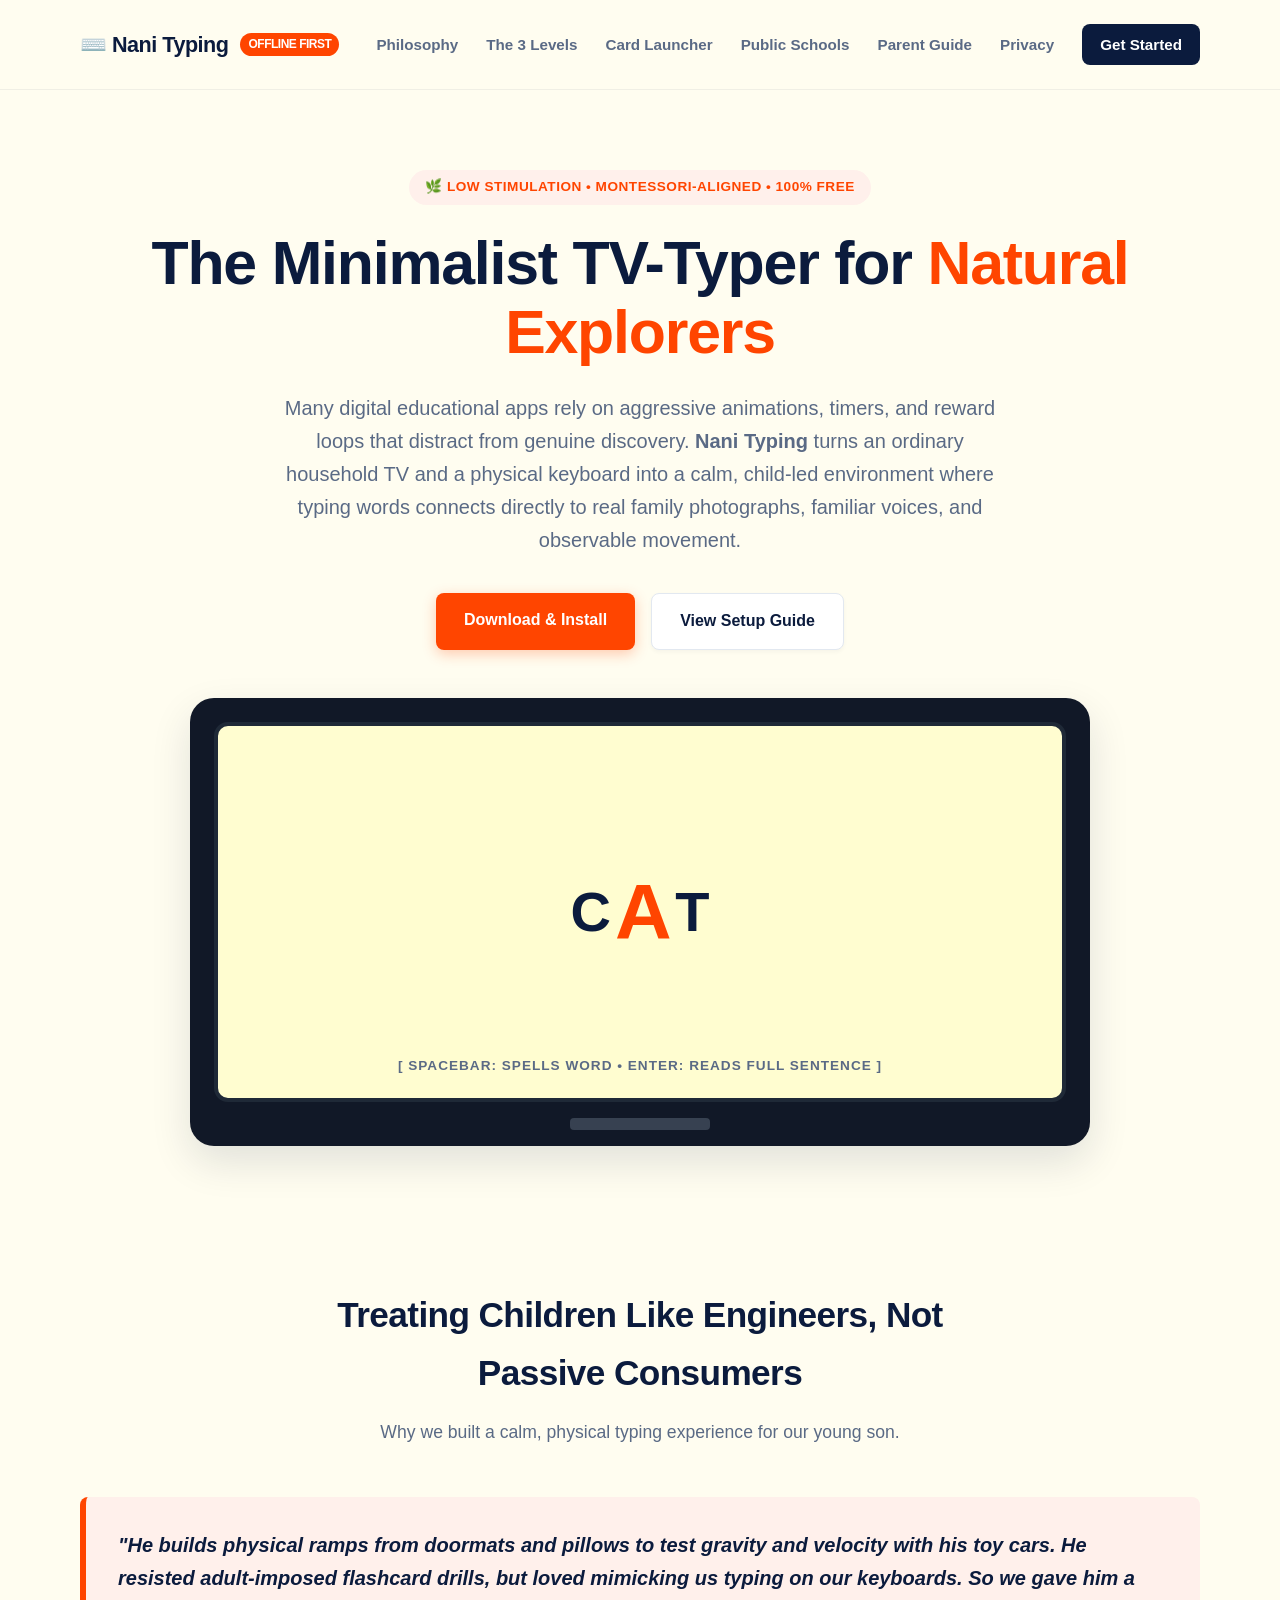
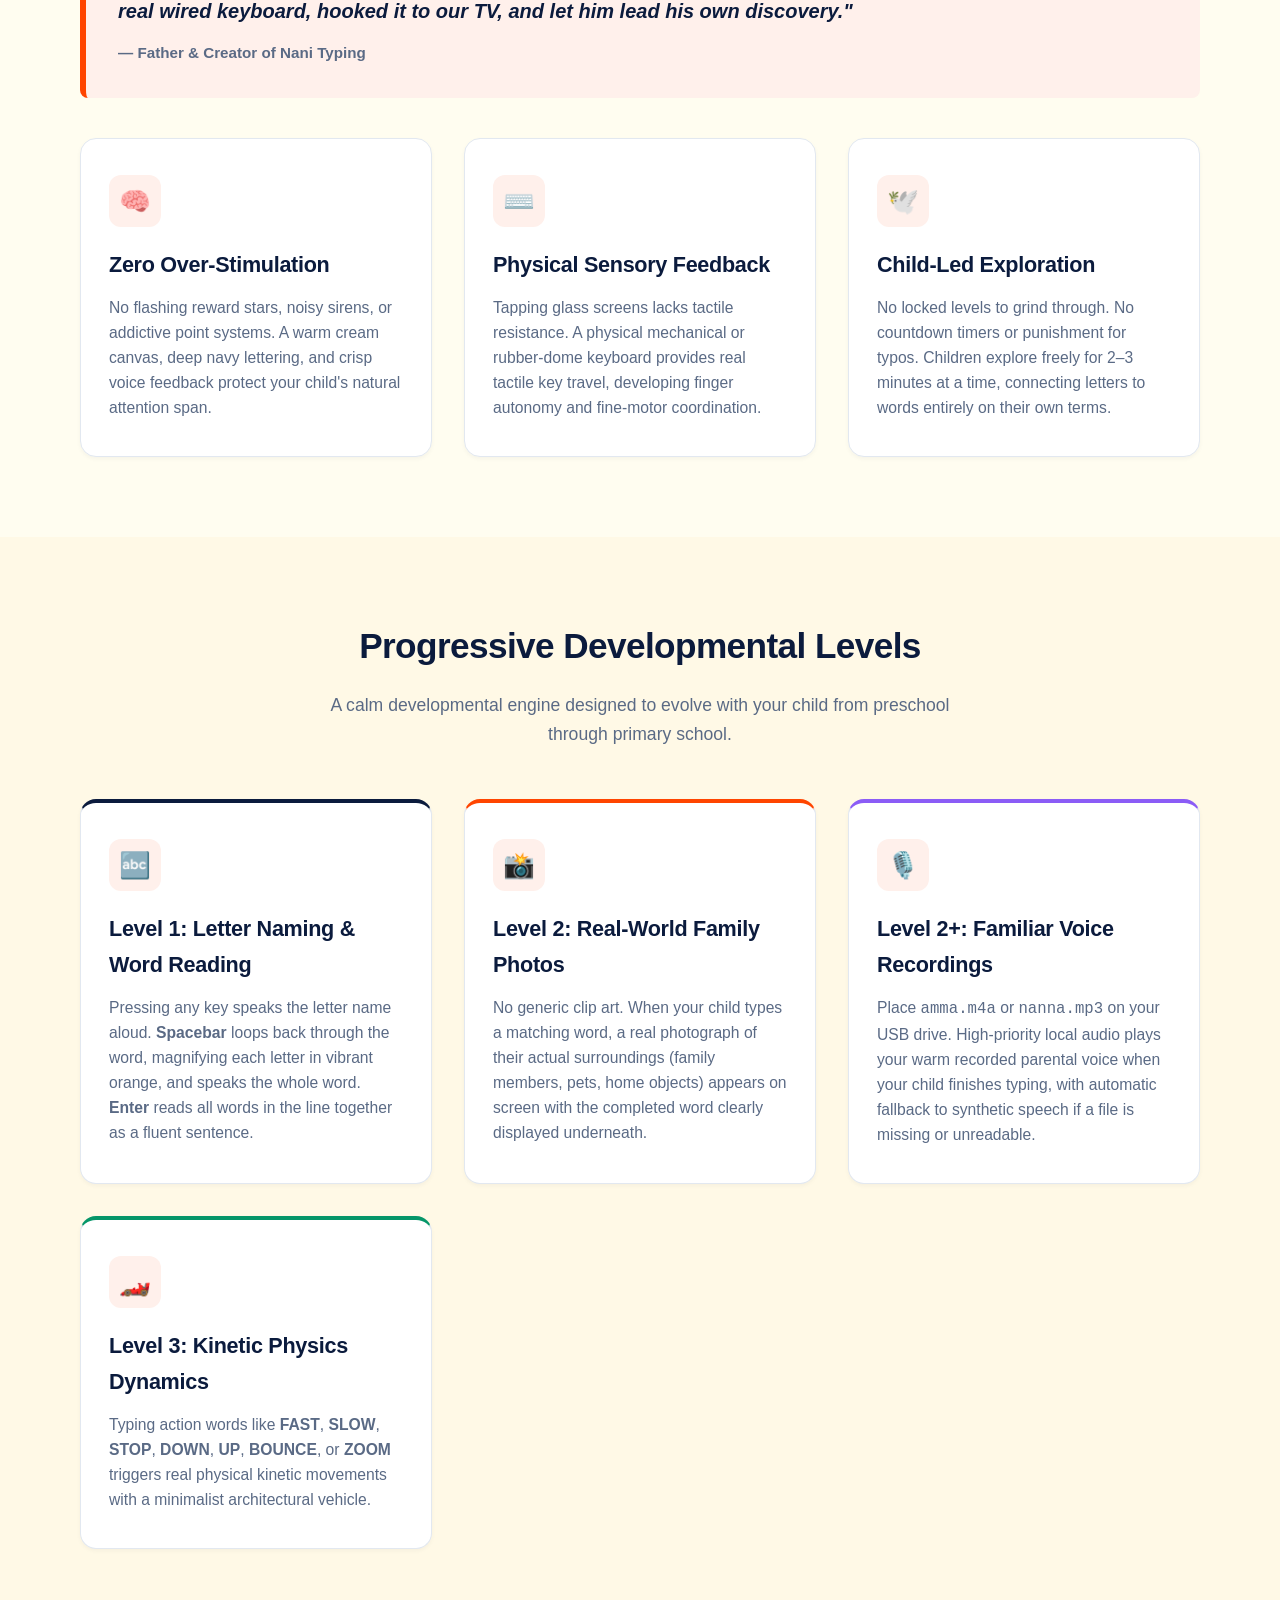
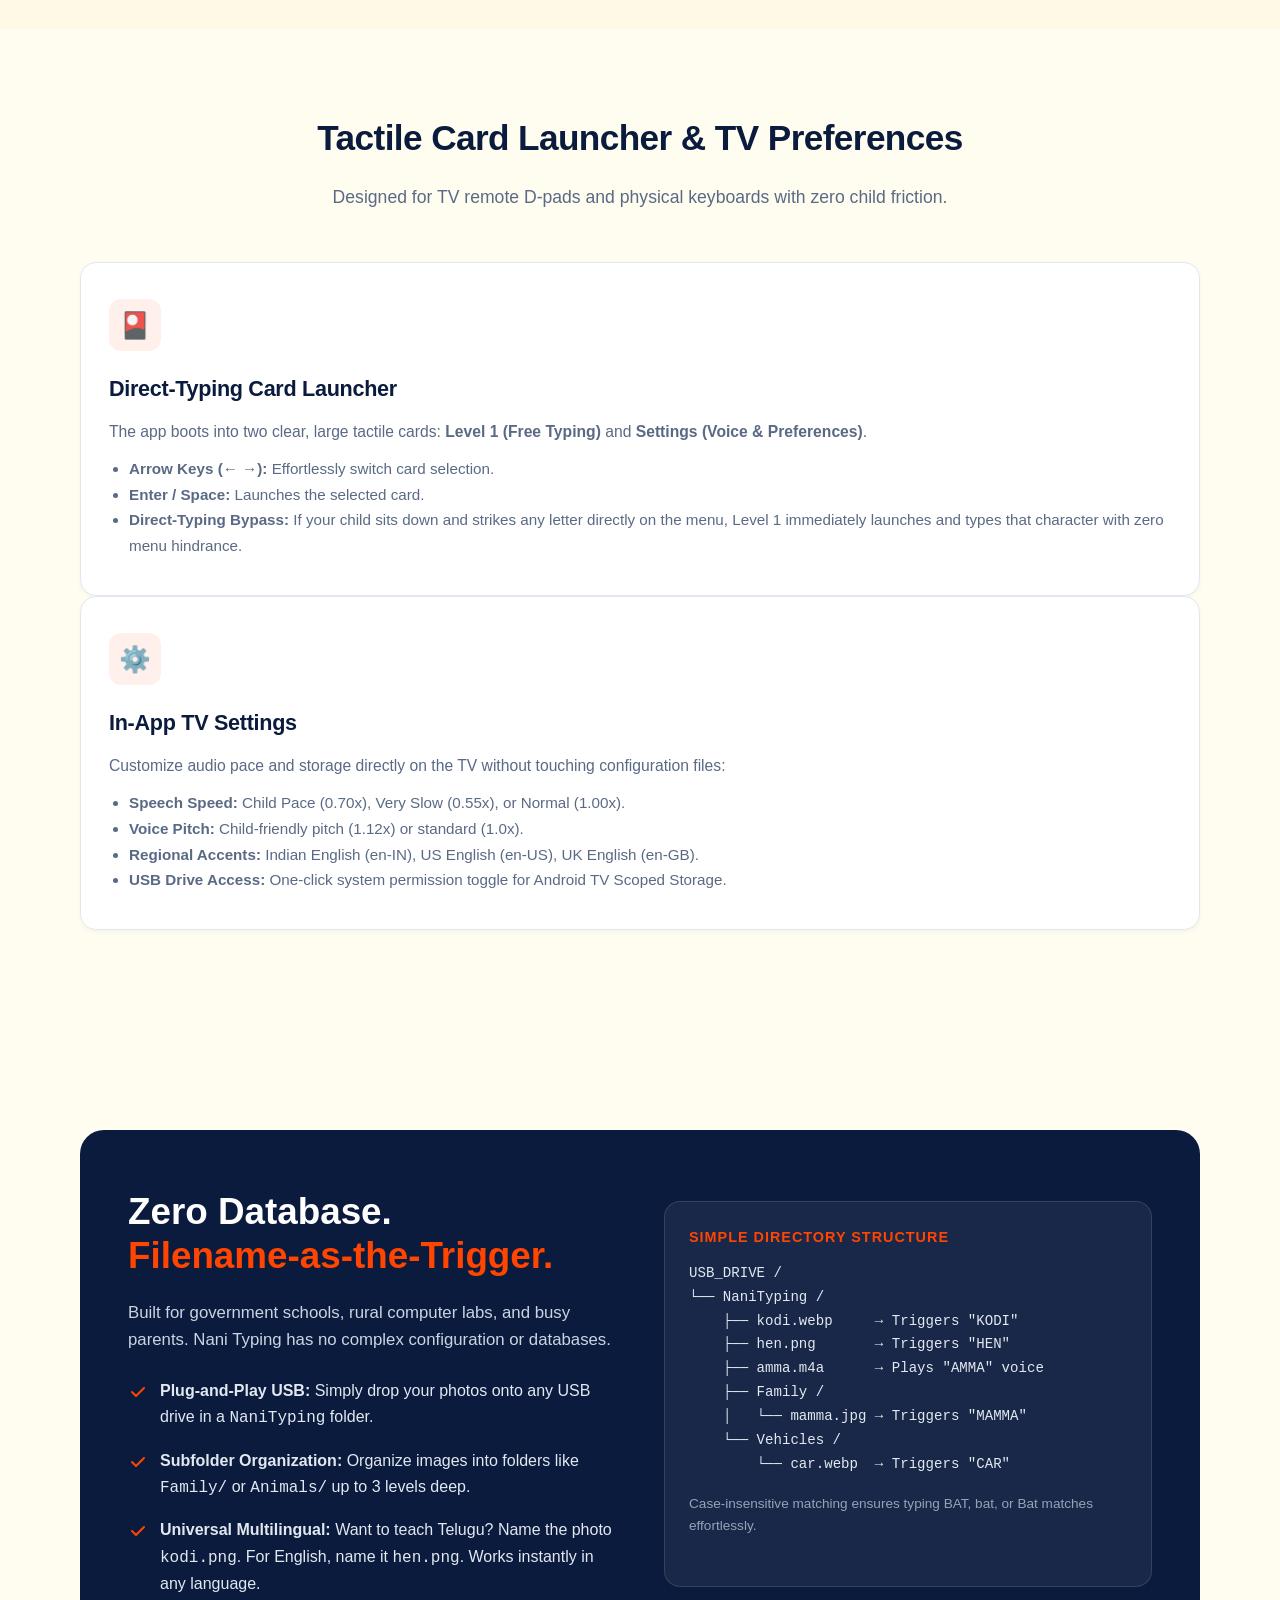
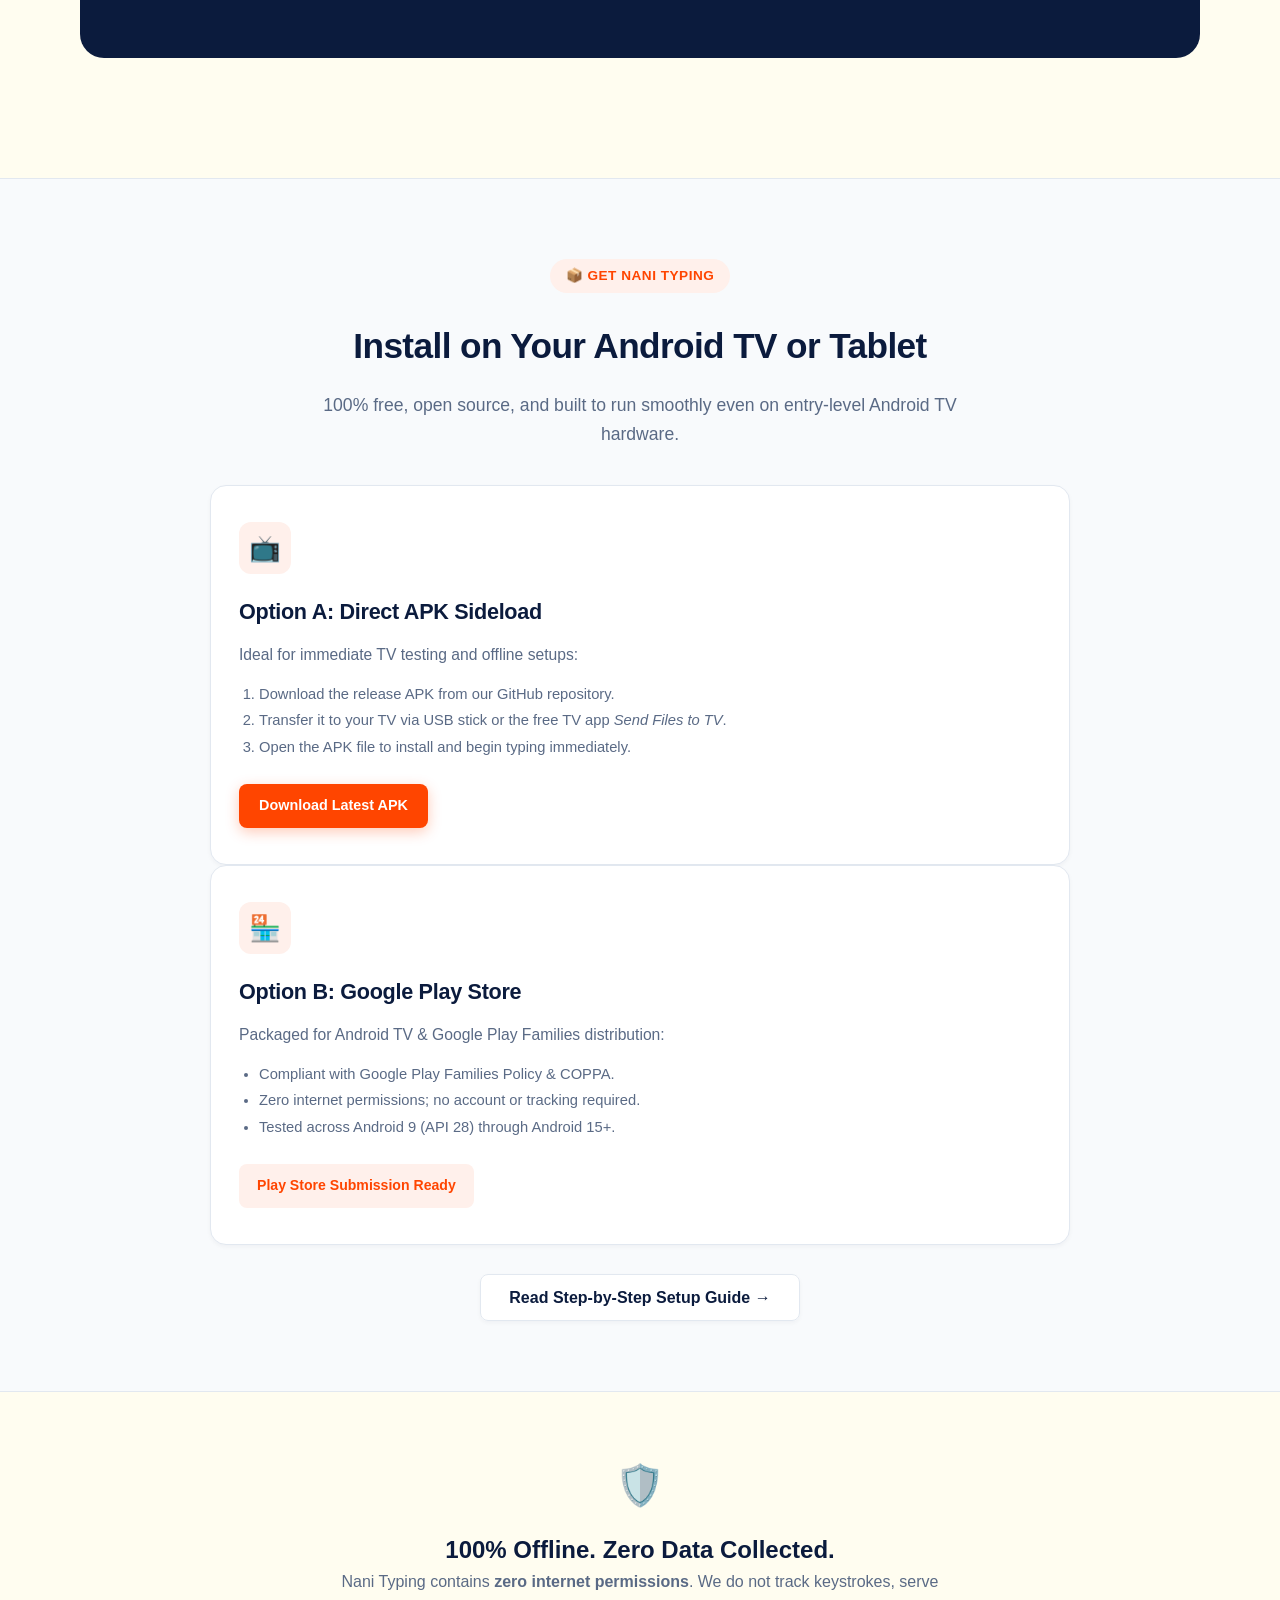
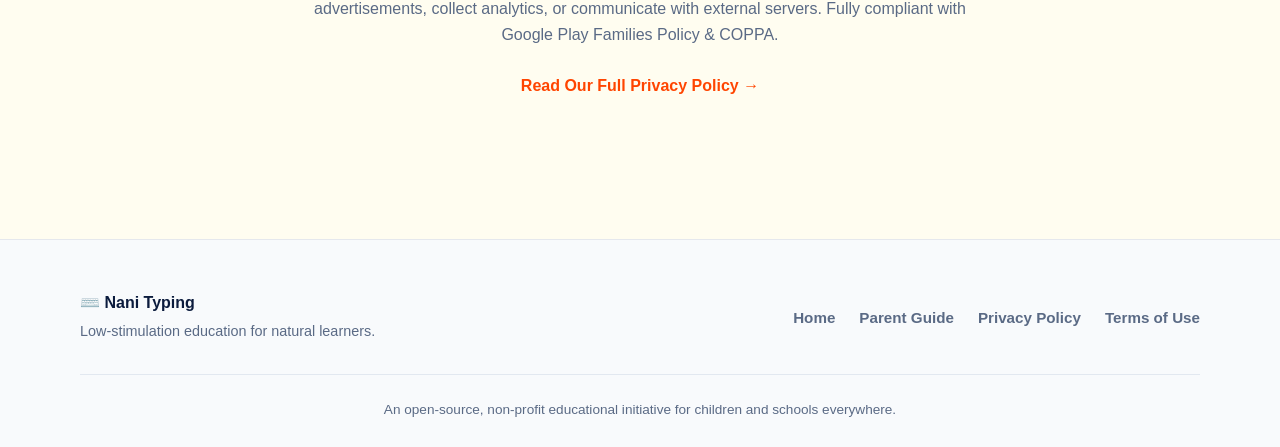
<file: docs/index.html>
<!DOCTYPE html>
<html lang="en">
<head>
  <meta charset="UTF-8">
  <meta name="viewport" content="width=device-width, initial-scale=1.0">
  <title>Nani Typing — The Minimalist TV-Typer for Young Explorers</title>
  <meta name="description" content="A low-stimulation, child-led phonetic typing terminal for Android TV and physical keyboards. Zero cartoons, zero ads, 100% offline.">
  <link rel="stylesheet" href="styles.css">
  <link rel="icon" href="data:image/svg+xml,<svg xmlns='http://www.w3.org/2000/svg' viewBox='0 0 100 100'><text y='.9em' font-size='90'>⌨️</text></svg>">
</head>
<body>

  <!-- Site Navigation -->
  <header class="site-header">
    <div class="container nav-wrap">
      <a href="index.html" class="brand">
        ⌨️ Nani Typing <span class="brand-badge">Offline First</span>
      </a>
      <nav class="main-nav">
        <a href="#philosophy">Philosophy</a>
        <a href="#features">The 3 Levels</a>
        <a href="#launcher">Card Launcher</a>
        <a href="#schools">Public Schools</a>
        <a href="guide.html">Parent Guide</a>
        <a href="privacy.html">Privacy</a>
        <a href="guide.html" class="btn-nav">Get Started</a>
      </nav>
    </div>
  </header>

  <!-- Hero Section -->
  <section class="hero">
    <div class="container">
      <div class="hero-pill">🌿 Low Stimulation • Montessori-Aligned • 100% Free</div>
      <h1>The Minimalist TV-Typer for <span class="highlight">Natural Explorers</span></h1>
      <p class="lead">
        Many digital educational apps rely on aggressive animations, timers, and reward loops that distract from genuine discovery. 
        <strong>Nani Typing</strong> turns an ordinary household TV and a physical keyboard into a calm, child-led environment where typing words connects directly to real family photographs, familiar voices, and observable movement.
      </p>

      <div class="hero-actions">
        <a href="#download" class="btn-primary">Download & Install</a>
        <a href="guide.html" class="btn-secondary">View Setup Guide</a>
      </div>

      <!-- TV Mockup Stage -->
      <div class="tv-stage">
        <div class="tv-screen">
          <div class="screen-text">
            <span class="screen-letter">C</span>
            <span class="screen-letter active">A</span>
            <span class="screen-letter">T</span>
          </div>
          <!-- Kinetic tactile indicator -->
          <div style="position: absolute; bottom: 20px; font-size: 0.85rem; color: #5A6A85; font-weight: 700; text-transform: uppercase; letter-spacing: 1px;">
            [ Spacebar: Spells Word • Enter: Reads Full Sentence ]
          </div>
        </div>
        <div class="tv-stand"></div>
      </div>
    </div>
  </section>

  <!-- Philosophy & Origin Story -->
  <section id="philosophy">
    <div class="container">
      <div class="section-head">
        <h2>Treating Children Like Engineers, Not Passive Consumers</h2>
        <p>Why we built a calm, physical typing experience for our young son.</p>
      </div>

      <div class="quote-box">
        <p>
          "He builds physical ramps from doormats and pillows to test gravity and velocity with his toy cars. 
          He resisted adult-imposed flashcard drills, but loved mimicking us typing on our keyboards. 
          So we gave him a real wired keyboard, hooked it to our TV, and let him lead his own discovery."
        </p>
        <cite>— Father & Creator of Nani Typing</cite>
      </div>

      <div class="grid-3">
        <div class="card">
          <div class="card-icon">🧠</div>
          <h3>Zero Over-Stimulation</h3>
          <p>
            No flashing reward stars, noisy sirens, or addictive point systems. A warm cream canvas, deep navy lettering, and crisp voice feedback protect your child's natural attention span.
          </p>
        </div>

        <div class="card">
          <div class="card-icon">⌨️</div>
          <h3>Physical Sensory Feedback</h3>
          <p>
            Tapping glass screens lacks tactile resistance. A physical mechanical or rubber-dome keyboard provides real tactile key travel, developing finger autonomy and fine-motor coordination.
          </p>
        </div>

        <div class="card">
          <div class="card-icon">🕊️</div>
          <h3>Child-Led Exploration</h3>
          <p>
            No locked levels to grind through. No countdown timers or punishment for typos. Children explore freely for 2–3 minutes at a time, connecting letters to words entirely on their own terms.
          </p>
        </div>
      </div>
    </div>
  </section>

  <!-- Progressive Learning Levels -->
  <section id="features" style="background: #FFF9E6;">
    <div class="container">
      <div class="section-head">
        <h2>Progressive Developmental Levels</h2>
        <p>A calm developmental engine designed to evolve with your child from preschool through primary school.</p>
      </div>

      <div class="grid-3">
        <div class="card" style="border-top: 4px solid var(--text-navy);">
          <div class="card-icon">🔤</div>
          <h3>Level 1: Letter Naming & Word Reading</h3>
          <p>
            Pressing any key speaks the letter name aloud. <strong>Spacebar</strong> loops back through the word, magnifying each letter in vibrant orange, and speaks the whole word. <strong>Enter</strong> reads all words in the line together as a fluent sentence.
          </p>
        </div>

        <div class="card" style="border-top: 4px solid var(--accent-orange);">
          <div class="card-icon">📸</div>
          <h3>Level 2: Real-World Family Photos</h3>
          <p>
            No generic clip art. When your child types a matching word, a real photograph of their actual surroundings (family members, pets, home objects) appears on screen with the completed word clearly displayed underneath.
          </p>
        </div>

        <div class="card" style="border-top: 4px solid #8B5CF6;">
          <div class="card-icon">🎙️</div>
          <h3>Level 2+: Familiar Voice Recordings</h3>
          <p>
            Place <code>amma.m4a</code> or <code>nanna.mp3</code> on your USB drive. High-priority local audio plays your warm recorded parental voice when your child finishes typing, with automatic fallback to synthetic speech if a file is missing or unreadable.
          </p>
        </div>

        <div class="card" style="border-top: 4px solid #059669;">
          <div class="card-icon">🏎️</div>
          <h3>Level 3: Kinetic Physics Dynamics</h3>
          <p>
            Typing action words like <strong>FAST</strong>, <strong>SLOW</strong>, <strong>STOP</strong>, <strong>DOWN</strong>, <strong>UP</strong>, <strong>BOUNCE</strong>, or <strong>ZOOM</strong> triggers real physical kinetic movements with a minimalist architectural vehicle.
          </p>
        </div>
      </div>
    </div>
  </section>

  <!-- Card Launcher & In-App TV Settings -->
  <section id="launcher">
    <div class="container">
      <div class="section-head">
        <h2>Tactile Card Launcher & TV Preferences</h2>
        <p>Designed for TV remote D-pads and physical keyboards with zero child friction.</p>
      </div>

      <div class="grid-2">
        <div class="card">
          <div class="card-icon">🎴</div>
          <h3>Direct-Typing Card Launcher</h3>
          <p>
            The app boots into two clear, large tactile cards: <strong>Level 1 (Free Typing)</strong> and <strong>Settings (Voice & Preferences)</strong>.
          </p>
          <ul style="padding-left: 20px; color: var(--text-muted); font-size: 0.95rem; margin-top: 12px; line-height: 1.7;">
            <li><strong>Arrow Keys (← →):</strong> Effortlessly switch card selection.</li>
            <li><strong>Enter / Space:</strong> Launches the selected card.</li>
            <li><strong>Direct-Typing Bypass:</strong> If your child sits down and strikes any letter directly on the menu, Level 1 immediately launches and types that character with zero menu hindrance.</li>
          </ul>
        </div>

        <div class="card">
          <div class="card-icon">⚙️</div>
          <h3>In-App TV Settings</h3>
          <p>
            Customize audio pace and storage directly on the TV without touching configuration files:
          </p>
          <ul style="padding-left: 20px; color: var(--text-muted); font-size: 0.95rem; margin-top: 12px; line-height: 1.7;">
            <li><strong>Speech Speed:</strong> Child Pace (0.70x), Very Slow (0.55x), or Normal (1.00x).</li>
            <li><strong>Voice Pitch:</strong> Child-friendly pitch (1.12x) or standard (1.0x).</li>
            <li><strong>Regional Accents:</strong> Indian English (en-IN), US English (en-US), UK English (en-GB).</li>
            <li><strong>USB Drive Access:</strong> One-click system permission toggle for Android TV Scoped Storage.</li>
          </ul>
        </div>
      </div>
    </div>
  </section>

  <!-- Public Schools & Zero-Maintenance Architecture -->
  <section id="schools">
    <div class="container">
      <div class="arch-box">
        <div>
          <h2>Zero Database.<br><span>Filename-as-the-Trigger.</span></h2>
          <p>
            Built for government schools, rural computer labs, and busy parents. Nani Typing has no complex configuration or databases.
          </p>
          <ul class="arch-points">
            <li>
              <svg width="20" height="20" fill="currentColor" viewBox="0 0 20 20"><path fill-rule="evenodd" d="M16.707 5.293a1 1 0 010 1.414l-8 8a1 1 0 01-1.414 0l-4-4a1 1 0 011.414-1.414L8 12.586l7.293-7.293a1 1 0 011.414 0z" clip-rule="evenodd"></path></svg>
              <span><strong>Plug-and-Play USB:</strong> Simply drop your photos onto any USB drive in a <code>NaniTyping</code> folder.</span>
            </li>
            <li>
              <svg width="20" height="20" fill="currentColor" viewBox="0 0 20 20"><path fill-rule="evenodd" d="M16.707 5.293a1 1 0 010 1.414l-8 8a1 1 0 01-1.414 0l-4-4a1 1 0 011.414-1.414L8 12.586l7.293-7.293a1 1 0 011.414 0z" clip-rule="evenodd"></path></svg>
              <span><strong>Subfolder Organization:</strong> Organize images into folders like <code>Family/</code> or <code>Animals/</code> up to 3 levels deep.</span>
            </li>
            <li>
              <svg width="20" height="20" fill="currentColor" viewBox="0 0 20 20"><path fill-rule="evenodd" d="M16.707 5.293a1 1 0 010 1.414l-8 8a1 1 0 01-1.414 0l-4-4a1 1 0 011.414-1.414L8 12.586l7.293-7.293a1 1 0 011.414 0z" clip-rule="evenodd"></path></svg>
              <span><strong>Universal Multilingual:</strong> Want to teach Telugu? Name the photo <code>kodi.png</code>. For English, name it <code>hen.png</code>. Works instantly in any language.</span>
            </li>
          </ul>
        </div>
        <div style="background: rgba(255,255,255,0.06); padding: 24px; border-radius: 16px; border: 1px solid rgba(255,255,255,0.12); max-width: 100%; overflow: hidden;">
          <h4 style="color: var(--accent-orange); font-size: 0.9rem; text-transform: uppercase; margin-bottom: 12px; letter-spacing: 1px;">Simple Directory Structure</h4>
          <pre style="color: #E2E8F0; font-family: monospace; font-size: 0.88rem; line-height: 1.7; overflow-x: auto; white-space: pre-wrap; word-break: break-word;">
USB_DRIVE /
└── NaniTyping /
    ├── kodi.webp     → Triggers "KODI"
    ├── hen.png       → Triggers "HEN"
    ├── amma.m4a      → Plays "AMMA" voice
    ├── Family /
    │   └── mamma.jpg → Triggers "MAMMA"
    └── Vehicles /
        └── car.webp  → Triggers "CAR"</pre>
          <p style="font-size: 0.85rem; color: #94A3B8; margin-top: 16px;">
            Case-insensitive matching ensures typing BAT, bat, or Bat matches effortlessly.
          </p>
        </div>
      </div>
    </div>
  </section>

  <!-- Download & Installation Section -->
  <section id="download" style="background: #F8FAFC; border-top: 1px solid var(--border-subtle); border-bottom: 1px solid var(--border-subtle);">
    <div class="container" style="max-width: 860px;">
      <div class="section-head" style="margin-bottom: 36px;">
        <div class="hero-pill">📦 Get Nani Typing</div>
        <h2>Install on Your Android TV or Tablet</h2>
        <p>100% free, open source, and built to run smoothly even on entry-level Android TV hardware.</p>
      </div>

      <div class="grid-2" style="text-align: left; margin-bottom: 40px;">
        <div class="card">
          <div class="card-icon">📺</div>
          <h3>Option A: Direct APK Sideload</h3>
          <p style="margin-bottom: 14px;">Ideal for immediate TV testing and offline setups:</p>
          <ol style="padding-left: 20px; font-size: 0.92rem; color: var(--text-muted); line-height: 1.8;">
            <li>Download the release APK from our GitHub repository.</li>
            <li>Transfer it to your TV via USB stick or the free TV app <em>Send Files to TV</em>.</li>
            <li>Open the APK file to install and begin typing immediately.</li>
          </ol>
          <div style="margin-top: 24px;">
            <a href="https://github.com/anilkumarkatam/Nanitying1/releases" class="btn-primary" style="display: inline-block; font-size: 0.9rem; padding: 10px 20px;">Download Latest APK</a>
          </div>
        </div>

        <div class="card">
          <div class="card-icon">🏪</div>
          <h3>Option B: Google Play Store</h3>
          <p style="margin-bottom: 14px;">Packaged for Android TV & Google Play Families distribution:</p>
          <ul style="padding-left: 20px; font-size: 0.92rem; color: var(--text-muted); line-height: 1.8;">
            <li>Compliant with Google Play Families Policy & COPPA.</li>
            <li>Zero internet permissions; no account or tracking required.</li>
            <li>Tested across Android 9 (API 28) through Android 15+.</li>
          </ul>
          <div style="margin-top: 24px;">
            <span style="display: inline-block; padding: 10px 18px; background: var(--accent-orange-soft); color: var(--accent-orange); border-radius: var(--radius-sm); font-weight: 700; font-size: 0.88rem;">
              Play Store Submission Ready
            </span>
          </div>
        </div>
      </div>

      <div style="text-align: center;">
        <a href="guide.html" class="btn-secondary">Read Step-by-Step Setup Guide &rarr;</a>
      </div>
    </div>
  </section>

  <!-- Privacy & Trust -->
  <section style="text-align: center; padding: 60px 0;">
    <div class="container" style="max-width: 680px;">
      <div style="font-size: 2.5rem; margin-bottom: 12px;">🛡️</div>
      <h2>100% Offline. Zero Data Collected.</h2>
      <p style="color: var(--text-muted); margin-bottom: 24px;">
        Nani Typing contains <strong>zero internet permissions</strong>. We do not track keystrokes, serve advertisements, collect analytics, or communicate with external servers. Fully compliant with Google Play Families Policy & COPPA.
      </p>
      <a href="privacy.html" style="color: var(--accent-orange); font-weight: 700; text-decoration: none;">Read Our Full Privacy Policy &rarr;</a>
    </div>
  </section>

  <!-- Site Footer -->
  <footer class="site-footer">
    <div class="container">
      <div class="footer-wrap">
        <div>
          <strong>⌨️ Nani Typing</strong>
          <p style="font-size: 0.9rem; color: var(--text-muted); margin-top: 4px;">Low-stimulation education for natural learners.</p>
        </div>
        <div class="footer-links">
          <a href="index.html">Home</a>
          <a href="guide.html">Parent Guide</a>
          <a href="privacy.html">Privacy Policy</a>
          <a href="terms.html">Terms of Use</a>
        </div>
      </div>
      <div class="footer-copy">
        An open-source, non-profit educational initiative for children and schools everywhere.
      </div>
    </div>
  </footer>

</body>
</html>
</file>
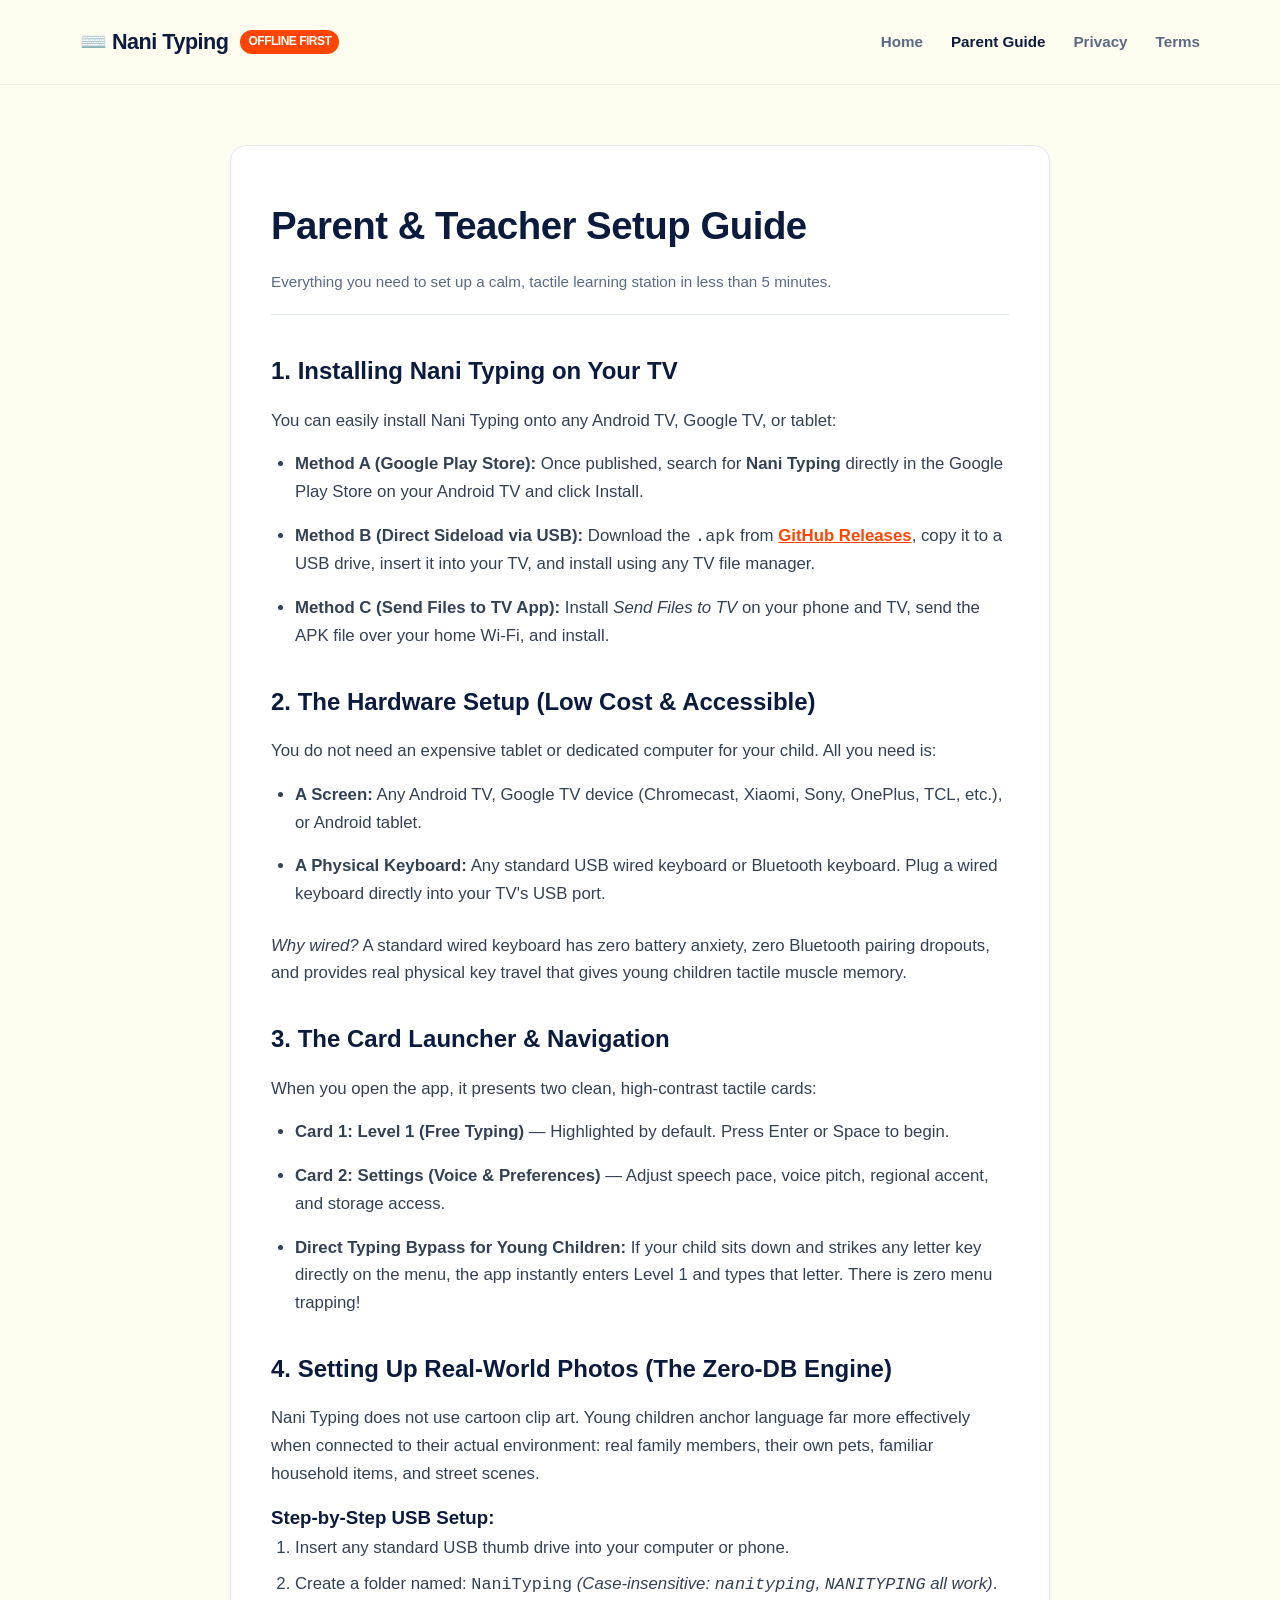
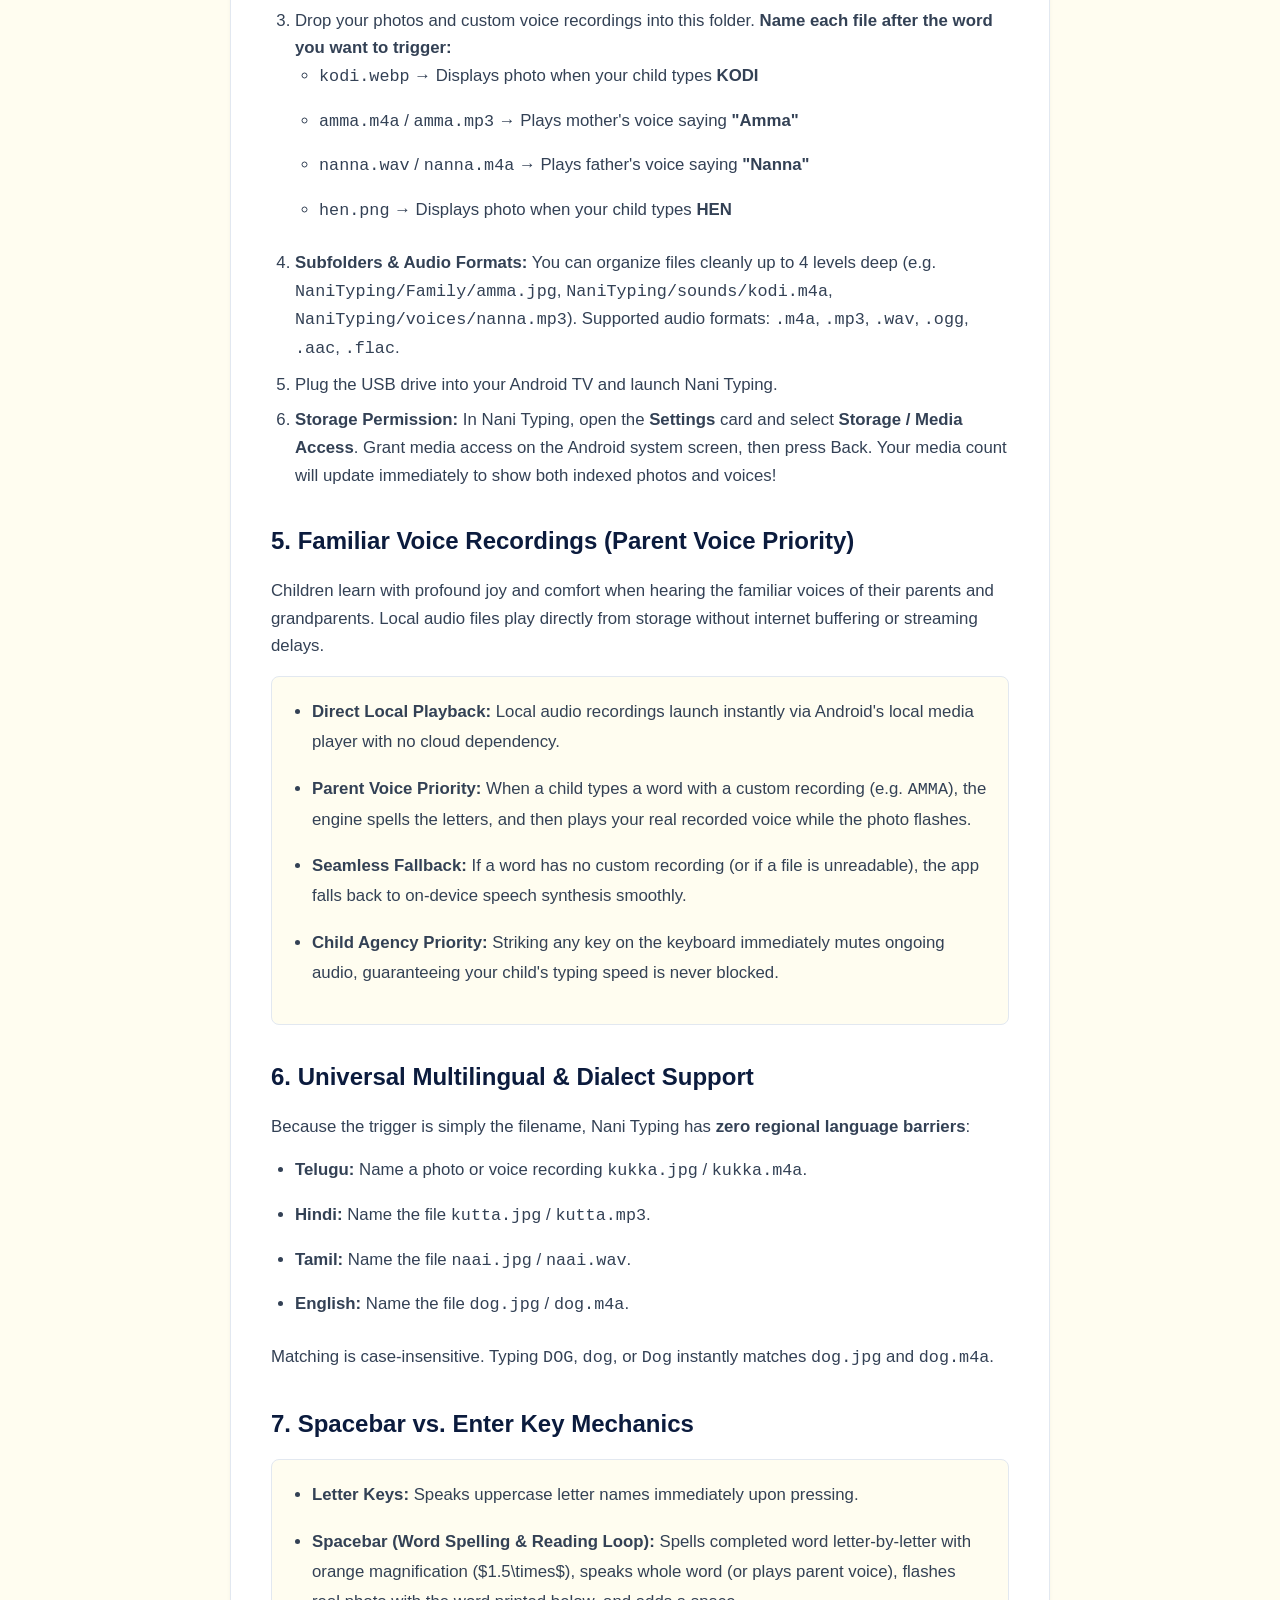
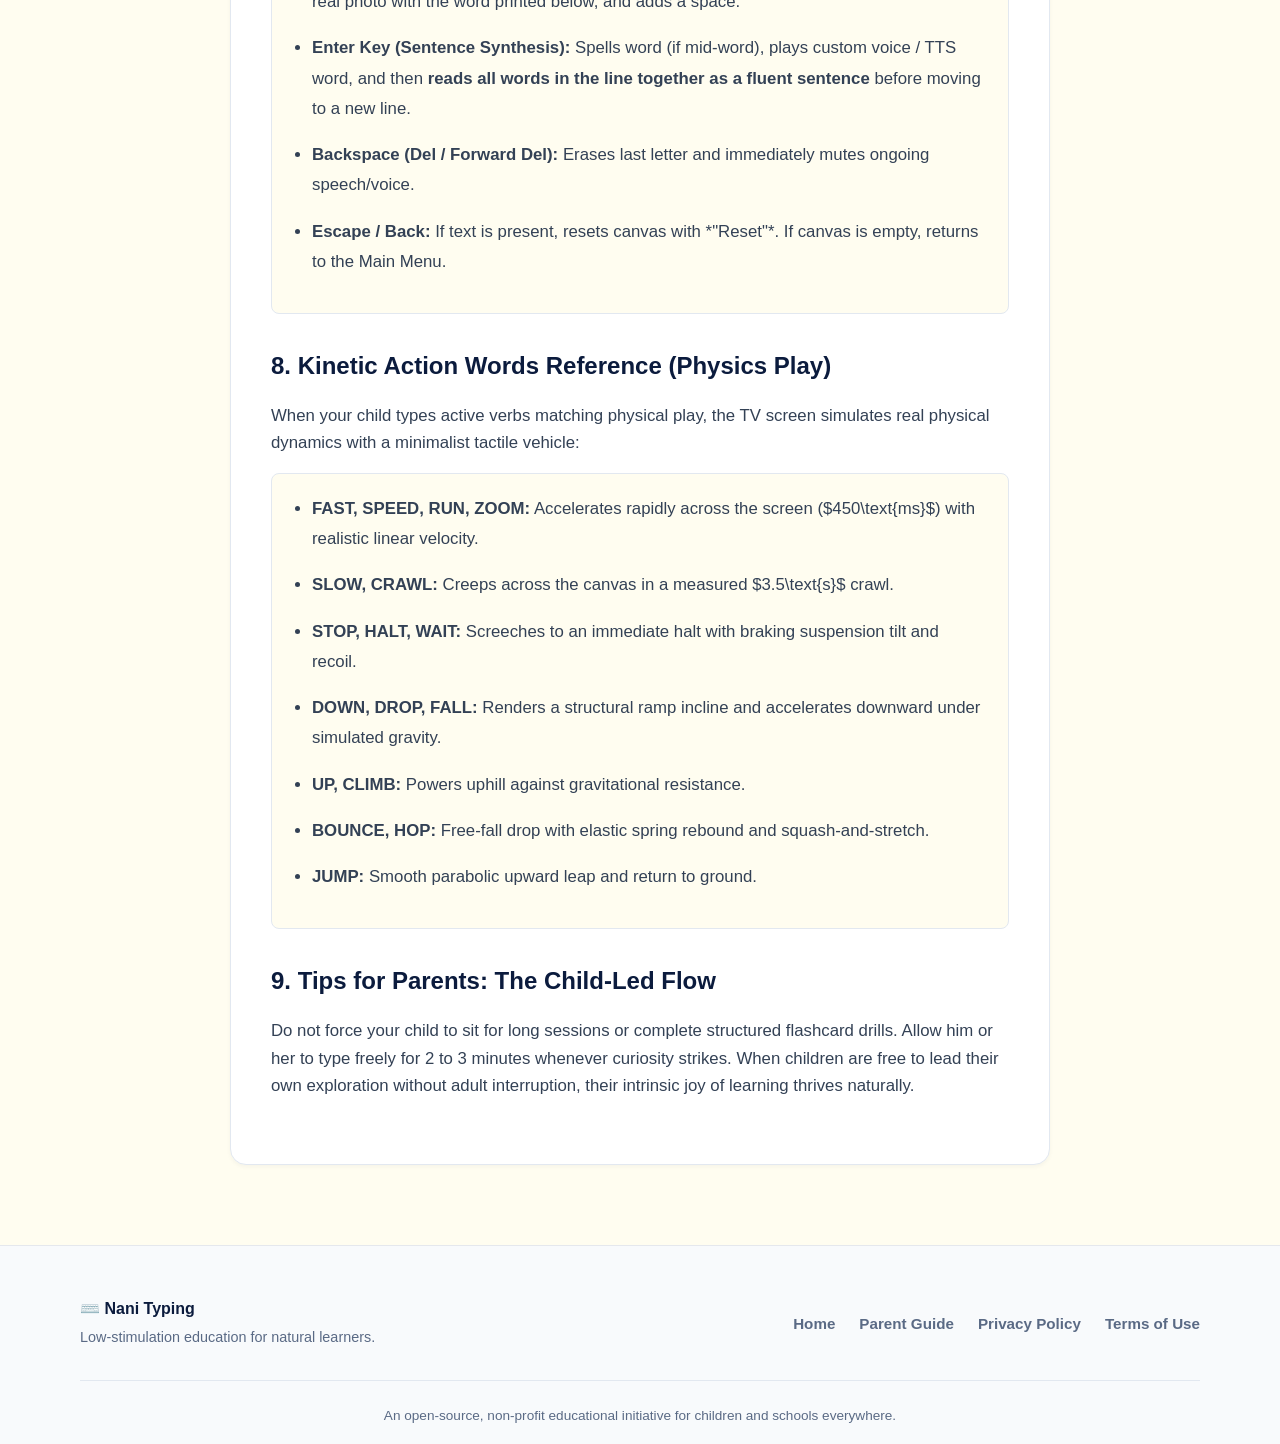
<file: docs/guide.html>
<!DOCTYPE html>
<html lang="en">
<head>
  <meta charset="UTF-8">
  <meta name="viewport" content="width=device-width, initial-scale=1.0">
  <title>Parent & Teacher Guide — Nani Typing</title>
  <meta name="description" content="Step-by-step instructions for parents and teachers on setting up custom photos, multilingual learning, and physical keyboards with Nani Typing.">
  <link rel="stylesheet" href="styles.css">
  <link rel="icon" href="data:image/svg+xml,<svg xmlns='http://www.w3.org/2000/svg' viewBox='0 0 100 100'><text y='.9em' font-size='90'>⌨️</text></svg>">
</head>
<body>

  <!-- Site Navigation -->
  <header class="site-header">
    <div class="container nav-wrap">
      <a href="index.html" class="brand">
        ⌨️ Nani Typing <span class="brand-badge">Offline First</span>
      </a>
      <nav class="main-nav">
        <a href="index.html">Home</a>
        <a href="guide.html" class="active">Parent Guide</a>
        <a href="privacy.html">Privacy</a>
        <a href="terms.html">Terms</a>
      </nav>
    </div>
  </header>

  <main class="container">
    <article class="legal-content">
      <h1>Parent & Teacher Setup Guide</h1>
      <p class="meta">Everything you need to set up a calm, tactile learning station in less than 5 minutes.</p>

      <h2>1. Installing Nani Typing on Your TV</h2>
      <p>
        You can easily install Nani Typing onto any Android TV, Google TV, or tablet:
      </p>
      <ul>
        <li><strong>Method A (Google Play Store):</strong> Once published, search for <strong>Nani Typing</strong> directly in the Google Play Store on your Android TV and click Install.</li>
        <li><strong>Method B (Direct Sideload via USB):</strong> Download the <code>.apk</code> from <a href="https://github.com/anilkumarkatam/Nanitying1/releases" style="color: var(--accent-orange); font-weight: 700;">GitHub Releases</a>, copy it to a USB drive, insert it into your TV, and install using any TV file manager.</li>
        <li><strong>Method C (Send Files to TV App):</strong> Install <em>Send Files to TV</em> on your phone and TV, send the APK file over your home Wi-Fi, and install.</li>
      </ul>

      <h2>2. The Hardware Setup (Low Cost & Accessible)</h2>
      <p>
        You do not need an expensive tablet or dedicated computer for your child. All you need is:
      </p>
      <ul>
        <li><strong>A Screen:</strong> Any Android TV, Google TV device (Chromecast, Xiaomi, Sony, OnePlus, TCL, etc.), or Android tablet.</li>
        <li><strong>A Physical Keyboard:</strong> Any standard USB wired keyboard or Bluetooth keyboard. Plug a wired keyboard directly into your TV's USB port.</li>
      </ul>
      <p>
        <em>Why wired?</em> A standard wired keyboard has zero battery anxiety, zero Bluetooth pairing dropouts, and provides real physical key travel that gives young children tactile muscle memory.
      </p>

      <h2>3. The Card Launcher & Navigation</h2>
      <p>
        When you open the app, it presents two clean, high-contrast tactile cards:
      </p>
      <ul>
        <li><strong>Card 1: Level 1 (Free Typing)</strong> — Highlighted by default. Press Enter or Space to begin.</li>
        <li><strong>Card 2: Settings (Voice & Preferences)</strong> — Adjust speech pace, voice pitch, regional accent, and storage access.</li>
        <li><strong>Direct Typing Bypass for Young Children:</strong> If your child sits down and strikes any letter key directly on the menu, the app instantly enters Level 1 and types that letter. There is zero menu trapping!</li>
      </ul>

      <h2>4. Setting Up Real-World Photos (The Zero-DB Engine)</h2>
      <p>
        Nani Typing does not use cartoon clip art. Young children anchor language far more effectively when connected to their actual environment: real family members, their own pets, familiar household items, and street scenes.
      </p>

      <h3>Step-by-Step USB Setup:</h3>
      <ol style="padding-left: 24px; margin-bottom: 24px;">
        <li style="margin-bottom: 8px;">Insert any standard USB thumb drive into your computer or phone.</li>
        <li style="margin-bottom: 8px;">Create a folder named: <code>NaniTyping</code> <em>(Case-insensitive: <code>nanityping</code>, <code>NANITYPING</code> all work)</em>.</li>
        <li style="margin-bottom: 8px;">
          Drop your photos and custom voice recordings into this folder. <strong>Name each file after the word you want to trigger:</strong>
          <ul>
            <li><code>kodi.webp</code> &rarr; Displays photo when your child types <strong>KODI</strong></li>
            <li><code>amma.m4a</code> / <code>amma.mp3</code> &rarr; Plays mother's voice saying <strong>"Amma"</strong></li>
            <li><code>nanna.wav</code> / <code>nanna.m4a</code> &rarr; Plays father's voice saying <strong>"Nanna"</strong></li>
            <li><code>hen.png</code> &rarr; Displays photo when your child types <strong>HEN</strong></li>
          </ul>
        </li>
        <li style="margin-bottom: 8px;">
          <strong>Subfolders & Audio Formats:</strong> You can organize files cleanly up to 4 levels deep (e.g. <code>NaniTyping/Family/amma.jpg</code>, <code>NaniTyping/sounds/kodi.m4a</code>, <code>NaniTyping/voices/nanna.mp3</code>). Supported audio formats: <code>.m4a</code>, <code>.mp3</code>, <code>.wav</code>, <code>.ogg</code>, <code>.aac</code>, <code>.flac</code>.
        </li>
        <li style="margin-bottom: 8px;">Plug the USB drive into your Android TV and launch Nani Typing.</li>
        <li style="margin-bottom: 8px;">
          <strong>Storage Permission:</strong>
          In Nani Typing, open the <strong>Settings</strong> card and select <strong>Storage / Media Access</strong>. 
          Grant media access on the Android system screen, then press Back. 
          Your media count will update immediately to show both indexed photos and voices!
        </li>
      </ol>

      <h2>5. Familiar Voice Recordings (Parent Voice Priority)</h2>
      <p>
        Children learn with profound joy and comfort when hearing the familiar voices of their parents and grandparents. 
        Local audio files play directly from storage without internet buffering or streaming delays.
      </p>
      <div style="background: var(--bg-cream); border: 1px solid var(--border-subtle); border-radius: var(--radius-sm); padding: 20px; margin-bottom: 24px;">
        <ul style="margin: 0; padding-left: 20px; line-height: 1.8;">
          <li><strong>Direct Local Playback:</strong> Local audio recordings launch instantly via Android's local media player with no cloud dependency.</li>
          <li><strong>Parent Voice Priority:</strong> When a child types a word with a custom recording (e.g. <code>AMMA</code>), the engine spells the letters, and then plays your real recorded voice while the photo flashes.</li>
          <li><strong>Seamless Fallback:</strong> If a word has no custom recording (or if a file is unreadable), the app falls back to on-device speech synthesis smoothly.</li>
          <li><strong>Child Agency Priority:</strong> Striking any key on the keyboard immediately mutes ongoing audio, guaranteeing your child's typing speed is never blocked.</li>
        </ul>
      </div>

      <h2>6. Universal Multilingual & Dialect Support</h2>
      <p>
        Because the trigger is simply the filename, Nani Typing has <strong>zero regional language barriers</strong>:
      </p>
      <ul>
        <li><strong>Telugu:</strong> Name a photo or voice recording <code>kukka.jpg</code> / <code>kukka.m4a</code>.</li>
        <li><strong>Hindi:</strong> Name the file <code>kutta.jpg</code> / <code>kutta.mp3</code>.</li>
        <li><strong>Tamil:</strong> Name the file <code>naai.jpg</code> / <code>naai.wav</code>.</li>
        <li><strong>English:</strong> Name the file <code>dog.jpg</code> / <code>dog.m4a</code>.</li>
      </ul>
      <p>
        Matching is case-insensitive. Typing <code>DOG</code>, <code>dog</code>, or <code>Dog</code> instantly matches <code>dog.jpg</code> and <code>dog.m4a</code>.
      </p>

      <h2>7. Spacebar vs. Enter Key Mechanics</h2>
      <div style="background: var(--bg-cream); border: 1px solid var(--border-subtle); border-radius: var(--radius-sm); padding: 20px; margin-bottom: 24px;">
        <ul style="margin: 0; padding-left: 20px; line-height: 1.8;">
          <li><strong>Letter Keys:</strong> Speaks uppercase letter names immediately upon pressing.</li>
          <li><strong>Spacebar (Word Spelling & Reading Loop):</strong> Spells completed word letter-by-letter with orange magnification ($1.5\times$), speaks whole word (or plays parent voice), flashes real photo with the word printed below, and adds a space.</li>
          <li><strong>Enter Key (Sentence Synthesis):</strong> Spells word (if mid-word), plays custom voice / TTS word, and then <strong>reads all words in the line together as a fluent sentence</strong> before moving to a new line.</li>
          <li><strong>Backspace (Del / Forward Del):</strong> Erases last letter and immediately mutes ongoing speech/voice.</li>
          <li><strong>Escape / Back:</strong> If text is present, resets canvas with *"Reset"*. If canvas is empty, returns to the Main Menu.</li>
        </ul>
      </div>

      <h2>8. Kinetic Action Words Reference (Physics Play)</h2>
      <p>
        When your child types active verbs matching physical play, the TV screen simulates real physical dynamics with a minimalist tactile vehicle:
      </p>
      <div style="background: var(--bg-cream); border: 1px solid var(--border-subtle); border-radius: var(--radius-sm); padding: 20px; margin-bottom: 24px;">
        <ul style="margin: 0; padding-left: 20px; line-height: 1.8;">
          <li><strong>FAST, SPEED, RUN, ZOOM:</strong> Accelerates rapidly across the screen ($450\text{ms}$) with realistic linear velocity.</li>
          <li><strong>SLOW, CRAWL:</strong> Creeps across the canvas in a measured $3.5\text{s}$ crawl.</li>
          <li><strong>STOP, HALT, WAIT:</strong> Screeches to an immediate halt with braking suspension tilt and recoil.</li>
          <li><strong>DOWN, DROP, FALL:</strong> Renders a structural ramp incline and accelerates downward under simulated gravity.</li>
          <li><strong>UP, CLIMB:</strong> Powers uphill against gravitational resistance.</li>
          <li><strong>BOUNCE, HOP:</strong> Free-fall drop with elastic spring rebound and squash-and-stretch.</li>
          <li><strong>JUMP:</strong> Smooth parabolic upward leap and return to ground.</li>
        </ul>
      </div>

      <h2>9. Tips for Parents: The Child-Led Flow</h2>
      <p>
        Do not force your child to sit for long sessions or complete structured flashcard drills. 
        Allow him or her to type freely for 2 to 3 minutes whenever curiosity strikes. 
        When children are free to lead their own exploration without adult interruption, their intrinsic joy of learning thrives naturally.
      </p>
    </article>
  </main>

  <!-- Site Footer -->
  <footer class="site-footer">
    <div class="container">
      <div class="footer-wrap">
        <div>
          <strong>⌨️ Nani Typing</strong>
          <p style="font-size: 0.9rem; color: var(--text-muted); margin-top: 4px;">Low-stimulation education for natural learners.</p>
        </div>
        <div class="footer-links">
          <a href="index.html">Home</a>
          <a href="guide.html">Parent Guide</a>
          <a href="privacy.html">Privacy Policy</a>
          <a href="terms.html">Terms of Use</a>
        </div>
      </div>
      <div class="footer-copy">
        An open-source, non-profit educational initiative for children and schools everywhere.
      </div>
    </div>
  </footer>

</body>
</html>
</file>
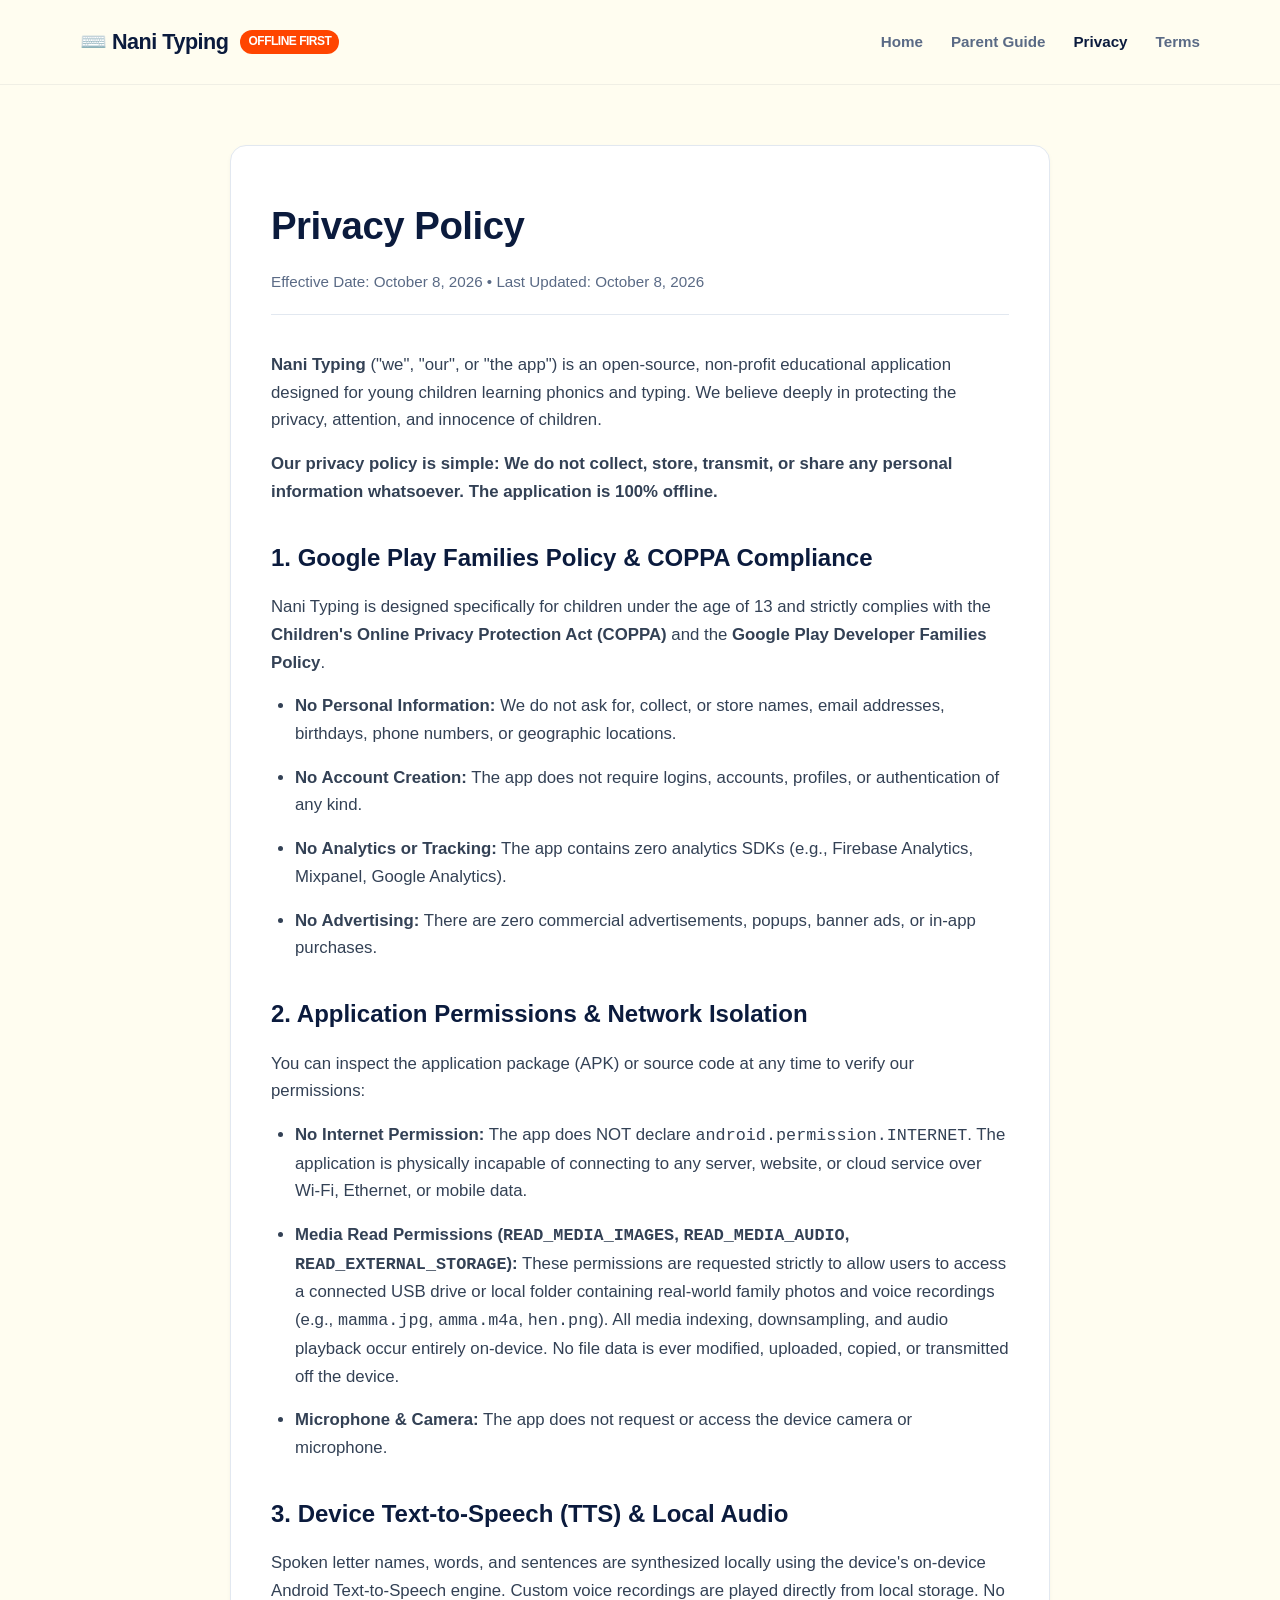
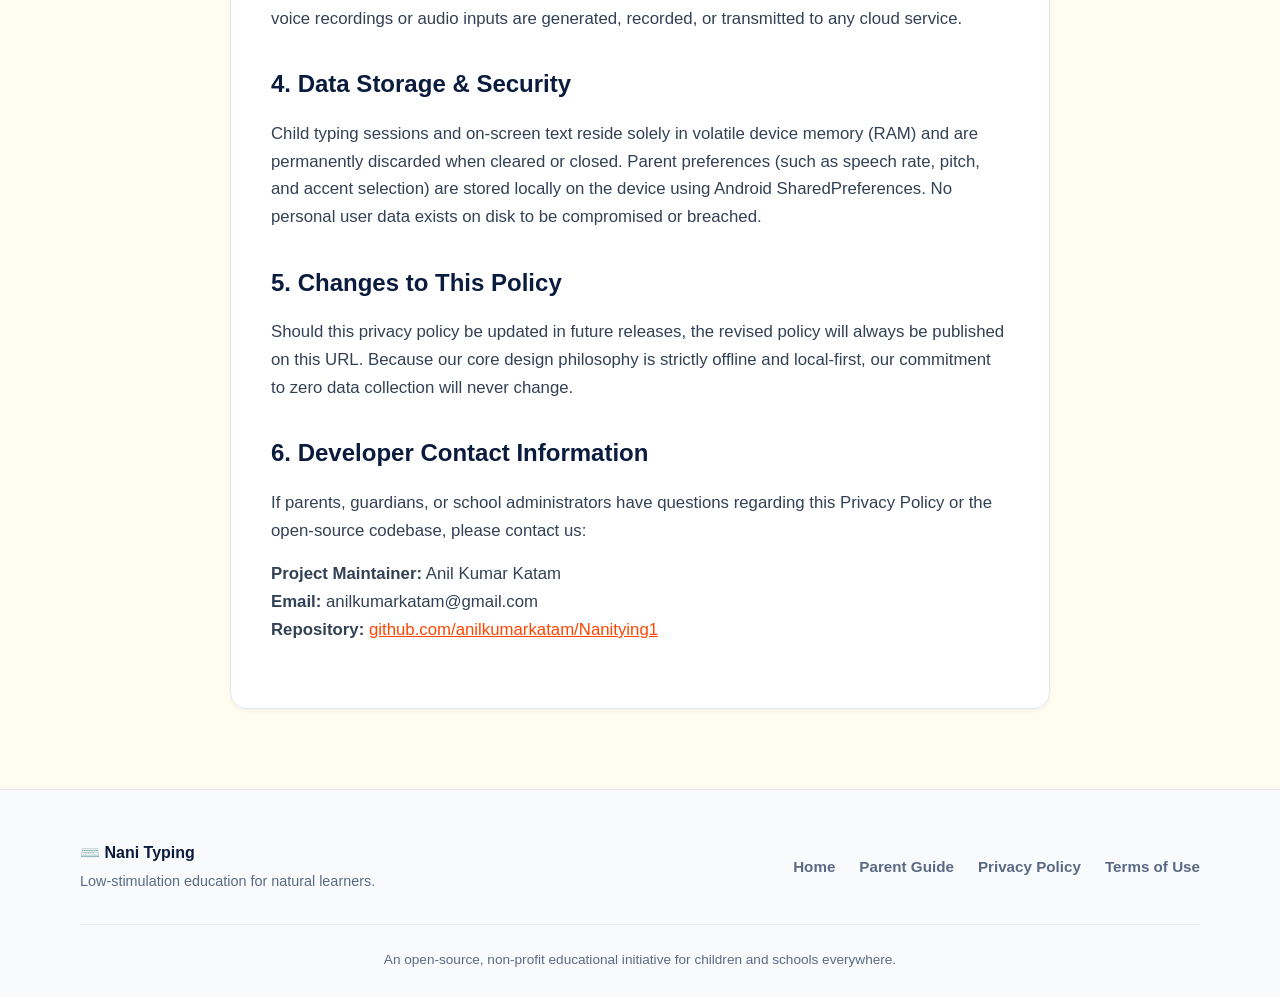
<file: docs/privacy.html>
<!DOCTYPE html>
<html lang="en">
<head>
  <meta charset="UTF-8">
  <meta name="viewport" content="width=device-width, initial-scale=1.0">
  <title>Privacy Policy — Nani Typing</title>
  <meta name="description" content="Official Privacy Policy for Nani Typing. Fully compliant with Google Play Families Policy and COPPA. 100% offline with zero data collection.">
  <link rel="stylesheet" href="styles.css">
  <link rel="icon" href="data:image/svg+xml,<svg xmlns='http://www.w3.org/2000/svg' viewBox='0 0 100 100'><text y='.9em' font-size='90'>⌨️</text></svg>">
</head>
<body>

  <!-- Site Navigation -->
  <header class="site-header">
    <div class="container nav-wrap">
      <a href="index.html" class="brand">
        ⌨️ Nani Typing <span class="brand-badge">Offline First</span>
      </a>
      <nav class="main-nav">
        <a href="index.html">Home</a>
        <a href="guide.html">Parent Guide</a>
        <a href="privacy.html" class="active">Privacy</a>
        <a href="terms.html">Terms</a>
      </nav>
    </div>
  </header>

  <main class="container">
    <article class="legal-content">
      <h1>Privacy Policy</h1>
      <p class="meta">Effective Date: October 8, 2026 &bull; Last Updated: October 8, 2026</p>

      <p>
        <strong>Nani Typing</strong> ("we", "our", or "the app") is an open-source, non-profit educational application designed for young children learning phonics and typing. 
        We believe deeply in protecting the privacy, attention, and innocence of children.
      </p>
      <p>
        <strong>Our privacy policy is simple: We do not collect, store, transmit, or share any personal information whatsoever. The application is 100% offline.</strong>
      </p>

      <h2>1. Google Play Families Policy & COPPA Compliance</h2>
      <p>
        Nani Typing is designed specifically for children under the age of 13 and strictly complies with the 
        <strong>Children's Online Privacy Protection Act (COPPA)</strong> and the <strong>Google Play Developer Families Policy</strong>.
      </p>
      <ul>
        <li><strong>No Personal Information:</strong> We do not ask for, collect, or store names, email addresses, birthdays, phone numbers, or geographic locations.</li>
        <li><strong>No Account Creation:</strong> The app does not require logins, accounts, profiles, or authentication of any kind.</li>
        <li><strong>No Analytics or Tracking:</strong> The app contains zero analytics SDKs (e.g., Firebase Analytics, Mixpanel, Google Analytics).</li>
        <li><strong>No Advertising:</strong> There are zero commercial advertisements, popups, banner ads, or in-app purchases.</li>
      </ul>

      <h2>2. Application Permissions & Network Isolation</h2>
      <p>
        You can inspect the application package (APK) or source code at any time to verify our permissions:
      </p>
      <ul>
        <li><strong>No Internet Permission:</strong> The app does NOT declare <code>android.permission.INTERNET</code>. The application is physically incapable of connecting to any server, website, or cloud service over Wi-Fi, Ethernet, or mobile data.</li>
        <li><strong>Media Read Permissions (<code>READ_MEDIA_IMAGES</code>, <code>READ_MEDIA_AUDIO</code>, <code>READ_EXTERNAL_STORAGE</code>):</strong> 
          These permissions are requested strictly to allow users to access a connected USB drive or local folder containing real-world family photos and voice recordings (e.g., <code>mamma.jpg</code>, <code>amma.m4a</code>, <code>hen.png</code>). 
          All media indexing, downsampling, and audio playback occur entirely on-device. No file data is ever modified, uploaded, copied, or transmitted off the device.
        </li>
        <li><strong>Microphone & Camera:</strong> The app does not request or access the device camera or microphone.</li>
      </ul>

      <h2>3. Device Text-to-Speech (TTS) & Local Audio</h2>
      <p>
        Spoken letter names, words, and sentences are synthesized locally using the device's on-device Android Text-to-Speech engine. Custom voice recordings are played directly from local storage. No voice recordings or audio inputs are generated, recorded, or transmitted to any cloud service.
      </p>

      <h2>4. Data Storage & Security</h2>
      <p>
        Child typing sessions and on-screen text reside solely in volatile device memory (RAM) and are permanently discarded when cleared or closed. Parent preferences (such as speech rate, pitch, and accent selection) are stored locally on the device using Android SharedPreferences. No personal user data exists on disk to be compromised or breached.
      </p>

      <h2>5. Changes to This Policy</h2>
      <p>
        Should this privacy policy be updated in future releases, the revised policy will always be published on this URL. Because our core design philosophy is strictly offline and local-first, our commitment to zero data collection will never change.
      </p>

      <h2>6. Developer Contact Information</h2>
      <p>
        If parents, guardians, or school administrators have questions regarding this Privacy Policy or the open-source codebase, please contact us:
      </p>
      <p>
        <strong>Project Maintainer:</strong> Anil Kumar Katam<br>
        <strong>Email:</strong> anilkumarkatam@gmail.com<br>
        <strong>Repository:</strong> <a href="https://github.com/anilkumarkatam/Nanitying1" style="color: var(--accent-orange);">github.com/anilkumarkatam/Nanitying1</a>
      </p>
    </article>
  </main>

  <!-- Site Footer -->
  <footer class="site-footer">
    <div class="container">
      <div class="footer-wrap">
        <div>
          <strong>⌨️ Nani Typing</strong>
          <p style="font-size: 0.9rem; color: var(--text-muted); margin-top: 4px;">Low-stimulation education for natural learners.</p>
        </div>
        <div class="footer-links">
          <a href="index.html">Home</a>
          <a href="guide.html">Parent Guide</a>
          <a href="privacy.html">Privacy Policy</a>
          <a href="terms.html">Terms of Use</a>
        </div>
      </div>
      <div class="footer-copy">
        An open-source, non-profit educational initiative for children and schools everywhere.
      </div>
    </div>
  </footer>

</body>
</html>
</file>
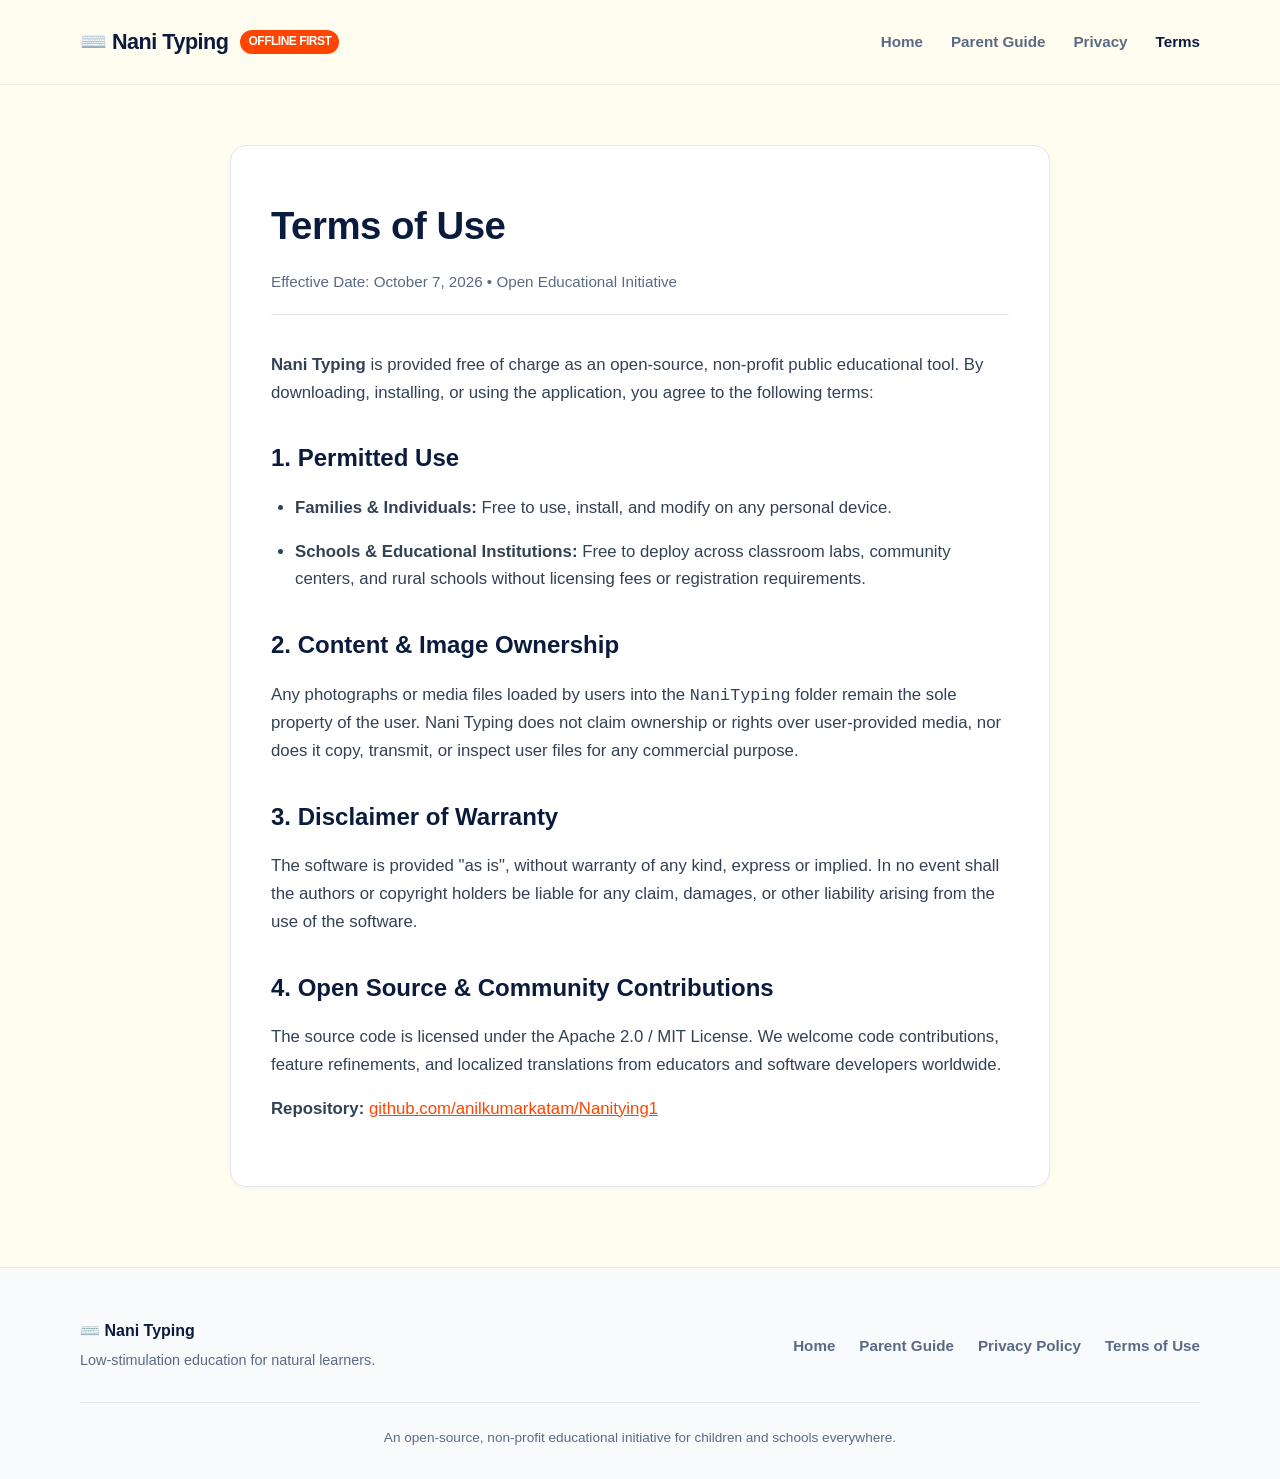
<file: docs/terms.html>
<!DOCTYPE html>
<html lang="en">
<head>
  <meta charset="UTF-8">
  <meta name="viewport" content="width=device-width, initial-scale=1.0">
  <title>Terms of Use — Nani Typing</title>
  <meta name="description" content="Terms of Use and Open Educational License for Nani Typing.">
  <link rel="stylesheet" href="styles.css">
  <link rel="icon" href="data:image/svg+xml,<svg xmlns='http://www.w3.org/2000/svg' viewBox='0 0 100 100'><text y='.9em' font-size='90'>⌨️</text></svg>">
</head>
<body>

  <!-- Site Navigation -->
  <header class="site-header">
    <div class="container nav-wrap">
      <a href="index.html" class="brand">
        ⌨️ Nani Typing <span class="brand-badge">Offline First</span>
      </a>
      <nav class="main-nav">
        <a href="index.html">Home</a>
        <a href="guide.html">Parent Guide</a>
        <a href="privacy.html">Privacy</a>
        <a href="terms.html" class="active">Terms</a>
      </nav>
    </div>
  </header>

  <main class="container">
    <article class="legal-content">
      <h1>Terms of Use</h1>
      <p class="meta">Effective Date: October 7, 2026 &bull; Open Educational Initiative</p>

      <p>
        <strong>Nani Typing</strong> is provided free of charge as an open-source, non-profit public educational tool. By downloading, installing, or using the application, you agree to the following terms:
      </p>

      <h2>1. Permitted Use</h2>
      <ul>
        <li><strong>Families & Individuals:</strong> Free to use, install, and modify on any personal device.</li>
        <li><strong>Schools & Educational Institutions:</strong> Free to deploy across classroom labs, community centers, and rural schools without licensing fees or registration requirements.</li>
      </ul>

      <h2>2. Content & Image Ownership</h2>
      <p>
        Any photographs or media files loaded by users into the <code>NaniTyping</code> folder remain the sole property of the user. Nani Typing does not claim ownership or rights over user-provided media, nor does it copy, transmit, or inspect user files for any commercial purpose.
      </p>

      <h2>3. Disclaimer of Warranty</h2>
      <p>
        The software is provided "as is", without warranty of any kind, express or implied. In no event shall the authors or copyright holders be liable for any claim, damages, or other liability arising from the use of the software.
      </p>

      <h2>4. Open Source & Community Contributions</h2>
      <p>
        The source code is licensed under the Apache 2.0 / MIT License. We welcome code contributions, feature refinements, and localized translations from educators and software developers worldwide.
      </p>
      <p>
        <strong>Repository:</strong> <a href="https://github.com/anilkumarkatam/Nanitying1" style="color: var(--accent-orange);">github.com/anilkumarkatam/Nanitying1</a>
      </p>
    </article>
  </main>

  <!-- Site Footer -->
  <footer class="site-footer">
    <div class="container">
      <div class="footer-wrap">
        <div>
          <strong>⌨️ Nani Typing</strong>
          <p style="font-size: 0.9rem; color: var(--text-muted); margin-top: 4px;">Low-stimulation education for natural learners.</p>
        </div>
        <div class="footer-links">
          <a href="index.html">Home</a>
          <a href="guide.html">Parent Guide</a>
          <a href="privacy.html">Privacy Policy</a>
          <a href="terms.html">Terms of Use</a>
        </div>
      </div>
      <div class="footer-copy">
        An open-source, non-profit educational initiative for children and schools everywhere.
      </div>
    </div>
  </footer>

</body>
</html>
</file>
<file: docs/styles.css>
/* ==========================================================================
   Nani Typing — Minimalist Design System
   Aesthetic: Warm cream, deep navy, energetic tactile orange, high contrast.
   Zero cartoon over-stimulation; clean architectural clarity.
   ========================================================================== */

:root {
  --bg-cream: #FFFDF0;
  --bg-card: #FFFFFF;
  --text-navy: #0B1B3D;
  --text-muted: #5A6A85;
  --accent-orange: #FF4500;
  --accent-orange-soft: #FFF0EB;
  --border-subtle: #E2E8F0;
  --shadow-sm: 0 2px 4px rgba(11, 27, 61, 0.04);
  --shadow-md: 0 8px 24px rgba(11, 27, 61, 0.08);
  --shadow-lg: 0 16px 40px rgba(11, 27, 61, 0.12);
  --radius-sm: 8px;
  --radius-md: 16px;
  --radius-lg: 24px;
  --font-sans: -apple-system, BlinkMacSystemFont, "Segoe UI", Roboto, "Helvetica Neue", Arial, sans-serif;
  --max-width: 1120px;
}

* {
  box-sizing: border-box;
  margin: 0;
  padding: 0;
}

html, body {
  width: 100%;
  max-width: 100vw;
  overflow-x: hidden;
}

body {
  font-family: var(--font-sans);
  background-color: var(--bg-cream);
  color: var(--text-navy);
  line-height: 1.65;
  -webkit-font-smoothing: antialiased;
}

pre, code {
  max-width: 100%;
  overflow-x: auto;
}

pre {
  white-space: pre-wrap;
  word-break: break-word;
}

/* Container */
.container {
  width: 90%;
  max-width: var(--max-width);
  margin: 0 auto;
}

/* Header & Nav */
header.site-header {
  padding: 24px 0;
  border-bottom: 1px solid rgba(11, 27, 61, 0.06);
  background: var(--bg-cream);
  position: sticky;
  top: 0;
  z-index: 100;
  backdrop-filter: blur(12px);
}

.nav-wrap {
  display: flex;
  align-items: center;
  justify-content: space-between;
}

.brand {
  display: flex;
  align-items: center;
  gap: 12px;
  text-decoration: none;
  color: var(--text-navy);
  font-weight: 900;
  font-size: 1.35rem;
  letter-spacing: -0.5px;
}

.brand-badge {
  background: var(--accent-orange);
  color: #fff;
  font-size: 0.75rem;
  padding: 2px 8px;
  border-radius: 99px;
  font-weight: 700;
  text-transform: uppercase;
}

nav.main-nav {
  display: flex;
  gap: 28px;
  align-items: center;
}

nav.main-nav a {
  text-decoration: none;
  color: var(--text-muted);
  font-weight: 600;
  font-size: 0.95rem;
  transition: color 0.15s ease;
}

nav.main-nav a:hover,
nav.main-nav a.active {
  color: var(--text-navy);
}

.btn-nav {
  background: var(--text-navy);
  color: #fff !important;
  padding: 8px 18px;
  border-radius: var(--radius-sm);
  transition: background 0.15s ease;
}

.btn-nav:hover {
  background: #152C5B !important;
}

/* Hero Section */
.hero {
  padding: 80px 0 60px;
  text-align: center;
}

.hero-pill {
  display: inline-flex;
  align-items: center;
  gap: 8px;
  padding: 6px 16px;
  background: var(--accent-orange-soft);
  color: var(--accent-orange);
  font-size: 0.85rem;
  font-weight: 700;
  border-radius: 99px;
  margin-bottom: 24px;
  text-transform: uppercase;
  letter-spacing: 0.5px;
}

.hero h1 {
  font-size: clamp(2.4rem, 5vw, 3.8rem);
  font-weight: 900;
  line-height: 1.15;
  letter-spacing: -1.2px;
  margin-bottom: 24px;
  color: var(--text-navy);
}

.hero h1 span.highlight {
  color: var(--accent-orange);
}

.hero p.lead {
  font-size: 1.25rem;
  color: var(--text-muted);
  max-width: 740px;
  margin: 0 auto 36px;
  font-weight: 450;
}

.hero-actions {
  display: flex;
  justify-content: center;
  gap: 16px;
  flex-wrap: wrap;
  margin-bottom: 48px;
}

.btn-primary {
  background: var(--accent-orange);
  color: #fff;
  text-decoration: none;
  font-weight: 700;
  padding: 14px 28px;
  border-radius: var(--radius-sm);
  box-shadow: 0 4px 14px rgba(255, 69, 0, 0.28);
  transition: transform 0.15s ease, background 0.15s ease;
}

.btn-primary:hover {
  background: #E03D00;
  transform: translateY(-2px);
}

.btn-secondary {
  background: #FFFFFF;
  color: var(--text-navy);
  border: 1px solid var(--border-subtle);
  text-decoration: none;
  font-weight: 700;
  padding: 14px 28px;
  border-radius: var(--radius-sm);
  box-shadow: var(--shadow-sm);
  transition: transform 0.15s ease, background 0.15s ease;
}

.btn-secondary:hover {
  background: #F8FAFC;
  transform: translateY(-2px);
}

/* TV Frame Mockup Simulation */
.tv-stage {
  max-width: 900px;
  margin: 0 auto;
  background: #111827;
  border-radius: var(--radius-lg);
  padding: 24px 24px 16px;
  box-shadow: var(--shadow-lg);
}

.tv-screen {
  background: #FFFDD0; /* App cream canvas */
  border-radius: 14px;
  height: 380px;
  display: flex;
  flex-direction: column;
  align-items: center;
  justify-content: center;
  position: relative;
  overflow: hidden;
  border: 4px solid #1F2937;
}

.tv-stand {
  width: 140px;
  height: 12px;
  background: #374151;
  margin: 16px auto 0;
  border-radius: 4px;
}

.screen-text {
  font-size: clamp(2rem, 5vw, 3.5rem);
  font-weight: 900;
  color: var(--text-navy);
  display: flex;
  gap: 12px;
}

.screen-letter {
  display: inline-block;
  transition: transform 0.2s, color 0.2s;
}

.screen-letter.active {
  color: var(--accent-orange);
  transform: scale(1.4);
}

.screen-photo-card {
  position: absolute;
  background: #fff;
  padding: 16px;
  border-radius: 16px;
  box-shadow: 0 10px 30px rgba(0,0,0,0.18);
  text-align: center;
  animation: popIn 0.3s ease-out;
}

.screen-photo-card img {
  width: 160px;
  height: 110px;
  object-fit: cover;
  border-radius: 10px;
}

.screen-photo-card span {
  display: block;
  font-weight: 800;
  color: var(--text-navy);
  margin-top: 8px;
  font-size: 0.9rem;
}

@keyframes popIn {
  from { opacity: 0; transform: scale(0.85); }
  to { opacity: 1; transform: scale(1); }
}

/* Section styling */
section {
  padding: 80px 0;
}

.section-head {
  text-align: center;
  max-width: 680px;
  margin: 0 auto 50px;
}

.section-head h2 {
  font-size: 2.2rem;
  font-weight: 900;
  letter-spacing: -0.6px;
  margin-bottom: 16px;
}

.section-head p {
  color: var(--text-muted);
  font-size: 1.1rem;
}

/* Feature Grid */
.grid-3 {
  display: grid;
  grid-template-columns: repeat(auto-fit, minmax(300px, 1fr));
  gap: 32px;
}

.card {
  background: var(--bg-card);
  border: 1px solid var(--border-subtle);
  border-radius: var(--radius-md);
  padding: 36px 28px;
  box-shadow: var(--shadow-sm);
  transition: transform 0.2s ease, box-shadow 0.2s ease;
}

.card:hover {
  transform: translateY(-4px);
  box-shadow: var(--shadow-md);
}

.card-icon {
  width: 52px;
  height: 52px;
  border-radius: 12px;
  background: var(--accent-orange-soft);
  color: var(--accent-orange);
  display: flex;
  align-items: center;
  justify-content: center;
  font-size: 1.6rem;
  margin-bottom: 20px;
}

.card h3 {
  font-size: 1.35rem;
  font-weight: 800;
  margin-bottom: 12px;
  letter-spacing: -0.3px;
}

.card p {
  color: var(--text-muted);
  font-size: 0.98rem;
  line-height: 1.6;
}

/* Architecture Highlight Box */
.arch-box {
  background: var(--text-navy);
  color: #fff;
  border-radius: var(--radius-lg);
  padding: 60px 48px;
  margin: 40px 0;
  display: grid;
  grid-template-columns: 1fr 1fr;
  gap: 48px;
  align-items: center;
}

.arch-box h2 {
  font-size: 2.3rem;
  font-weight: 900;
  line-height: 1.2;
  margin-bottom: 20px;
}

.arch-box h2 span {
  color: var(--accent-orange);
}

.arch-box p {
  color: #CBD5E1;
  font-size: 1.05rem;
  margin-bottom: 24px;
}

.arch-points {
  list-style: none;
  display: flex;
  flex-direction: column;
  gap: 16px;
}

.arch-points li {
  display: flex;
  gap: 12px;
  align-items: flex-start;
  color: #E2E8F0;
  font-size: 1rem;
}

.arch-points li svg {
  flex-shrink: 0;
  margin-top: 4px;
  color: var(--accent-orange);
}

/* Philosophy Callout */
.quote-box {
  background: var(--accent-orange-soft);
  border-left: 6px solid var(--accent-orange);
  border-radius: var(--radius-sm);
  padding: 32px;
  margin: 40px 0;
}

.quote-box p {
  font-size: 1.25rem;
  font-weight: 600;
  color: var(--text-navy);
  font-style: italic;
  margin-bottom: 12px;
}

.quote-box cite {
  font-size: 0.95rem;
  color: var(--text-muted);
  font-style: normal;
  font-weight: 700;
}

/* Legal & Doc Content Pages */
.legal-content {
  max-width: 820px;
  margin: 60px auto;
  background: var(--bg-card);
  padding: 48px 40px;
  border-radius: var(--radius-md);
  border: 1px solid var(--border-subtle);
  box-shadow: var(--shadow-sm);
}

.legal-content h1 {
  font-size: 2.4rem;
  font-weight: 900;
  margin-bottom: 12px;
  letter-spacing: -0.5px;
}

.legal-content .meta {
  color: var(--text-muted);
  font-size: 0.95rem;
  margin-bottom: 36px;
  padding-bottom: 20px;
  border-bottom: 1px solid var(--border-subtle);
}

.legal-content h2 {
  font-size: 1.5rem;
  font-weight: 800;
  margin: 32px 0 16px;
  color: var(--text-navy);
}

.legal-content p, .legal-content li {
  font-size: 1.05rem;
  color: #334155;
  margin-bottom: 16px;
}

.legal-content ul {
  padding-left: 24px;
  margin-bottom: 24px;
}

/* Footer */
footer.site-footer {
  border-top: 1px solid rgba(11, 27, 61, 0.08);
  padding: 50px 0 30px;
  background: #F8FAFC;
  margin-top: 80px;
}

.footer-wrap {
  display: flex;
  justify-content: space-between;
  align-items: center;
  flex-wrap: wrap;
  gap: 20px;
  margin-bottom: 30px;
}

.footer-links {
  display: flex;
  gap: 24px;
}

.footer-links a {
  text-decoration: none;
  color: var(--text-muted);
  font-size: 0.95rem;
  font-weight: 600;
}

.footer-links a:hover {
  color: var(--text-navy);
}

.footer-copy {
  text-align: center;
  color: var(--text-muted);
  font-size: 0.85rem;
  border-top: 1px solid var(--border-subtle);
  padding-top: 24px;
}

/* Responsive */
@media (max-width: 860px) {
  .arch-box {
    grid-template-columns: 1fr;
    padding: 36px 24px;
    gap: 32px;
  }
  .tv-screen {
    height: 280px;
  }
}

@media (max-width: 768px) {
  .nav-wrap {
    flex-direction: column;
    gap: 16px;
    align-items: center;
    text-align: center;
  }
  nav.main-nav {
    flex-wrap: wrap;
    justify-content: center;
    gap: 12px 18px;
  }
  .hero {
    padding: 50px 0 40px;
  }
  .hero-actions {
    flex-direction: column;
    align-items: stretch;
    max-width: 320px;
    margin: 0 auto 36px;
  }
  .grid-3, .grid-2 {
    grid-template-columns: 1fr;
  }
}

@media (max-width: 480px) {
  header.site-header {
    padding: 16px 0;
  }
  .brand {
    font-size: 1.15rem;
    flex-direction: column;
    gap: 6px;
  }
  nav.main-nav {
    gap: 8px 12px;
    font-size: 0.85rem;
  }
  .hero-pill {
    font-size: 0.75rem;
    padding: 4px 12px;
  }
  .hero h1 {
    font-size: 1.85rem;
    letter-spacing: -0.5px;
  }
  .hero p.lead {
    font-size: 1.05rem;
  }
  .tv-stage {
    padding: 16px 12px 12px;
  }
  .tv-screen {
    height: 200px;
  }
  .screen-text {
    font-size: 2rem;
  }
  .screen-photo-card {
    padding: 10px;
  }
  .screen-photo-card img {
    width: 120px;
    height: 80px;
  }
  .arch-box {
    padding: 24px 16px;
    margin: 24px 0;
  }
  .arch-box h2 {
    font-size: 1.7rem;
  }
  .card {
    padding: 24px 18px;
  }
  .quote-box {
    padding: 20px;
  }
  .quote-box p {
    font-size: 1.05rem;
  }
  .legal-content {
    padding: 28px 16px;
    margin: 30px auto;
  }
  .legal-content h1 {
    font-size: 1.8rem;
  }
  .footer-wrap {
    flex-direction: column;
    text-align: center;
    gap: 16px;
  }
  .footer-links {
    flex-wrap: wrap;
    justify-content: center;
    gap: 12px;
  }
}
</file>
